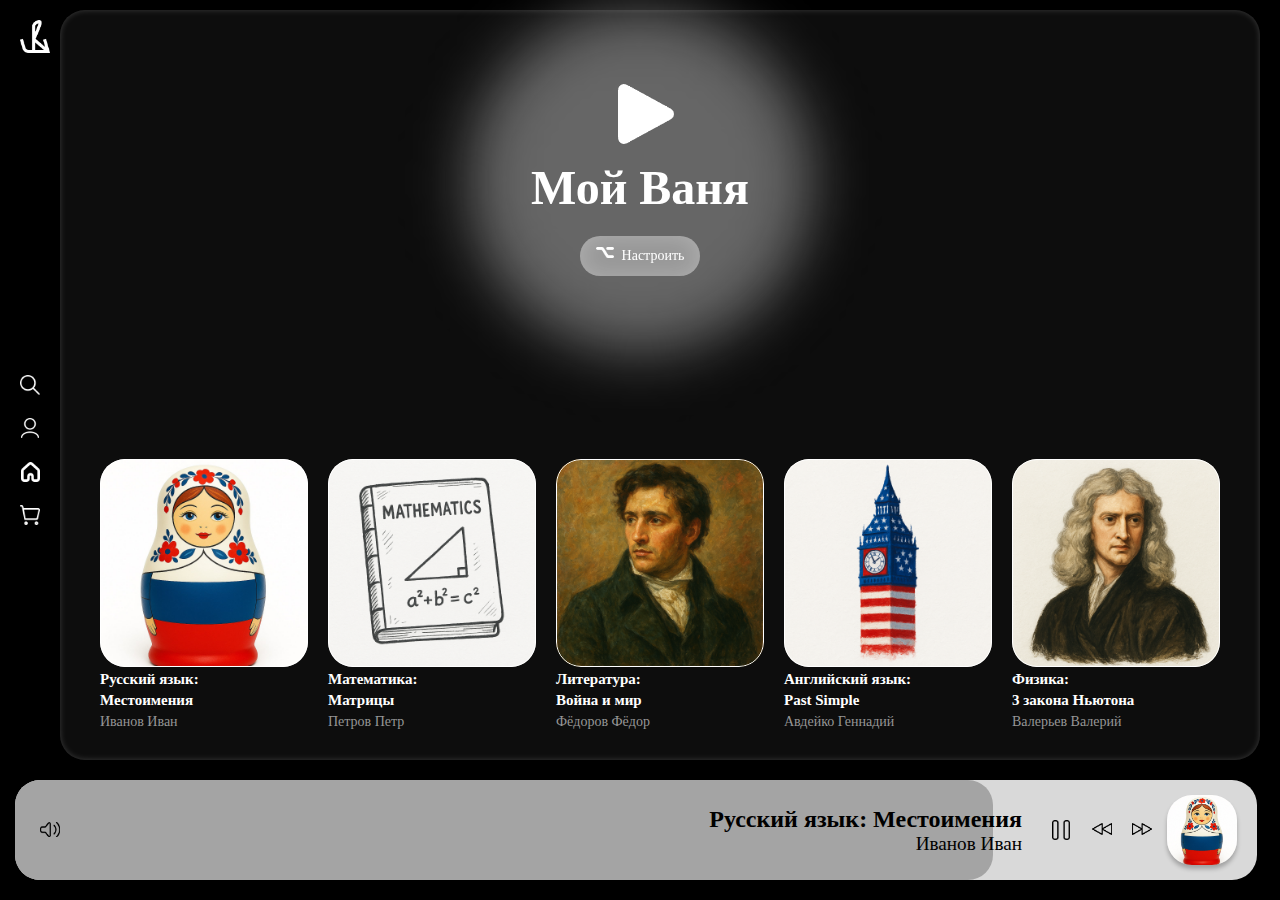
<file: index.html>
<!DOCTYPE html>
<html lang="RU">
<head>
  <meta charset="UTF-8">
  <meta name="viewport" content="width=device-width, initial-scale=1.0">
  <title>RadioШкола</title>
  <link rel="stylesheet" href="style.css">
</head>
<body>
<div>
  <div id="0_1" class="canvas-0_1">
    <div id="3_2" class="frame-3_2">
      <div id="6_119" class="rectangle-6_119"></div>
      <div id="6_120" class="vector-6_120"></div>
      <div id="6_51" class="group-6_51">
        <div id="6_48" class="group-6_48">
          <div id="6_22" class="rectangle-6_22"></div>
          <div id="6_42" class="rectangle-6_42"></div>
        </div>
        <div id="6_49" class="group-6_49">
          <div id="6_30" class="vector-6_30"></div>
          <div id="6_34" class="vector-6_34"></div>
          <button id="6_37" class="vector-6_37">
            
          </button>
          <span id="6_44" class="text-6_44">
            <span id="6_44_1" class="span-6_44_1">Русский язык: Местоимения</span>
            <span id="6_44_2" class="span-6_44_2">Иванов Иван</span>
          </span>
          <div id="6_46" class="vector-6_46"></div>
          <div id="6_89" class="rectangle-6_89"></div>
        </div>
      </div>
      <div id="9_6" class="group-9_6">
        <div id="6_77" class="group-6_77">
          <div id="6_87" class="rectangle-6_87">
            <div class="center-stroke-6_87"></div>
          </div>
          <span id="6_74" class="text-6_74">
            <span id="6_74_1" class="span-6_74_1">Русский язык:</span>
            <span id="6_74_1" class="span-6_74_1">Местоимения</span>
            <span id="6_74_2" class="span-6_74_2">Иванов Иван</span>
          </span>
        </div>
        <div id="6_94" class="group-6_94">
          <div id="6_103" class="rectangle-6_103">
            <div class="center-stroke-6_103"></div>
          </div>
          <span id="6_95" class="text-6_95">
            <span id="6_95_1" class="span-6_95_1">Математика:</span>
            <span id="6_95_3" class="span-6_95_3">Матрицы</span>
            <span id="6_95_4" class="span-6_95_4">Петров Петр</span>
          </span>
        </div>
        <div id="6_105" class="group-6_105">
          <div id="6_107" class="rectangle-6_107">
            <div class="center-stroke-6_107"></div>
          </div>
          <span id="6_106" class="text-6_106">
            <span id="6_106_1" class="span-6_106_1">Литература:</span>
            <span id="6_106_3" class="span-6_106_3">Война и мир</span>
            <span id="6_106_4" class="span-6_106_4">Фёдоров Фёдор</span>
          </span>
        </div>
        <div id="6_108" class="group-6_108">
          <div id="6_110" class="rectangle-6_110">
            <div class="center-stroke-6_110"></div>
          </div>
          <span id="6_109" class="text-6_109">
            <span id="6_109_1" class="span-6_109_1">Английский язык:</span>
            <span id="6_109_1" class="span-6_109_1">Past Simple</span>
            <span id="6_109_2" class="span-6_109_2">Авдейко Геннадий</span>
          </span>
        </div>
        <div id="6_112" class="group-6_112">
          <div id="6_114" class="rectangle-6_114">
            <div class="center-stroke-6_114"></div>
          </div>
          <span id="6_113" class="text-6_113">
            <span id="6_113_1" class="span-6_113_1">Физика:</span>
            <span id="6_113_3" class="span-6_113_3">3 закона Ньютона</span>
            <span id="6_113_4" class="span-6_113_4">Валерьев Валерий</span>
          </span>
        </div>
      </div>
      <div id="9_7" class="group-9_7">
        <div id="6_128" class="vector-6_128"></div>
        <div id="6_122" class="vector-6_122"></div>
        <div id="6_125" class="vector-6_125"></div>
        <div id="9_4" class="vector-9_4"></div>
      </div>
      <div id="9_8" class="group-9_8">
        <div id="6_158" class="vector-6_158"></div>
        <div id="6_138" class="vector-6_138"></div>
        <span id="6_140" class="text-6_140">Мой Ваня</span>
        <div id="6_159" class="rectangle-6_159">
          <div id="6_162" class="vector-6_162"></div>
          <span id="6_160" class="text-6_160">Настроить</span>
        </div>
      </div>
    </div>
  </div>
</div>
<script src="main.js">
</script>
</body>
</file>
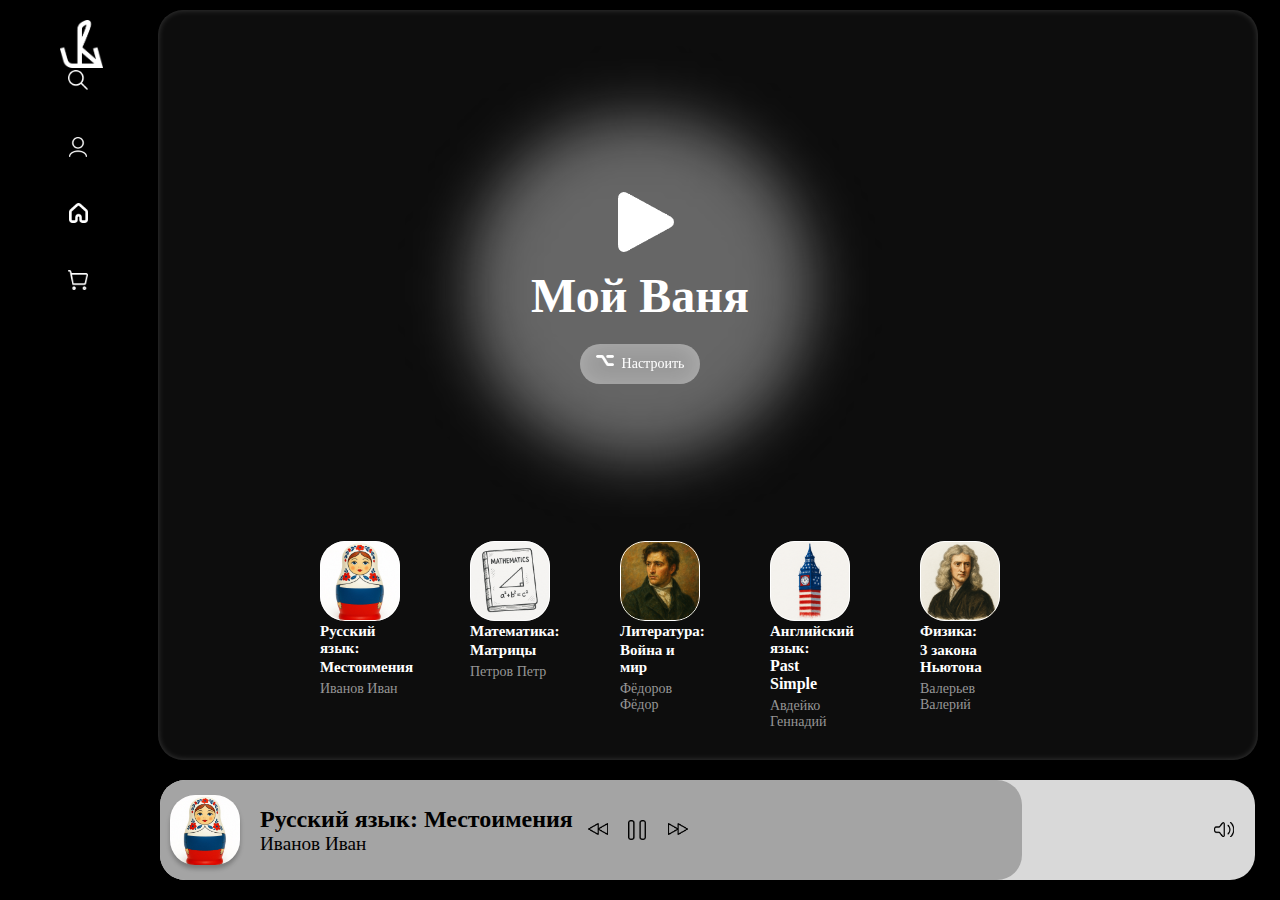
<file: home page/index.html>
<!DOCTYPE html>
<html lang="RU">
<head>
  <meta charset="UTF-8">
  <meta name="viewport" content="width=device-width, initial-scale=1.0">
  <title>RadioШкола</title>
  <link rel="stylesheet" href="style.css">
</head>
<body>
<div>
  <div id="0_1" class="canvas-0_1">
    <div id="3_2" class="frame-3_2">
      <div id="6_119" class="rectangle-6_119"></div>
      <div id="6_120" class="vector-6_120"></div>
      <div id="6_51" class="group-6_51">
        <div id="6_48" class="group-6_48">
          <div id="6_22" class="rectangle-6_22"></div>
          <div id="6_42" class="rectangle-6_42"></div>
        </div>
        <div id="6_49" class="group-6_49">
          <div id="6_89" class="rectangle-6_89"></div>
          <span id="6_44" class="text-6_44">
            <span id="6_44_1" class="span-6_44_1">Русский язык: Местоимения</span>
            <span id="6_44_2" class="span-6_44_2">Иванов Иван</span>
          </span>
          <div id="6_34" class="vector-6_34"></div>
          <button id="6_37" class="vector-6_37"></button>
          <div id="6_30" class="vector-6_30"></div>
          <div id="6_46" class="vector-6_46"></div>
        
        </div>
      </div>
      <div id="9_6" class="group-9_6">
        <div id="6_77" class="group-6_77">
          <div id="6_87" class="rectangle-6_87">
            <div class="center-stroke-6_87"></div>
          </div>
          <span id="6_74" class="text-6_74">
            <span id="6_74_1" class="span-6_74_1">Русский язык:</span>
            <span id="6_74_1" class="span-6_74_1">Местоимения</span>
            <span id="6_74_2" class="span-6_74_2">Иванов Иван</span>
          </span>
        </div>
        <div id="6_94" class="group-6_94">
          <div id="6_103" class="rectangle-6_103">
            <div class="center-stroke-6_103"></div>
          </div>
          <span id="6_95" class="text-6_95">
            <span id="6_95_1" class="span-6_95_1">Математика:</span>
            <span id="6_95_3" class="span-6_95_3">Матрицы</span>
            <span id="6_95_4" class="span-6_95_4">Петров Петр</span>
          </span>
        </div>
        <div id="6_105" class="group-6_105">
          <div id="6_107" class="rectangle-6_107">
            <div class="center-stroke-6_107"></div>
          </div>
          <span id="6_106" class="text-6_106">
            <span id="6_106_1" class="span-6_106_1">Литература:</span>
            <span id="6_106_3" class="span-6_106_3">Война и мир</span>
            <span id="6_106_4" class="span-6_106_4">Фёдоров Фёдор</span>
          </span>
        </div>
        <div id="6_108" class="group-6_108">
          <div id="6_110" class="rectangle-6_110">
            <div class="center-stroke-6_110"></div>
          </div>
          <span id="6_109" class="text-6_109">
            <span id="6_109_1" class="span-6_109_1">Английский язык:</span>
            <span >Past Simple</span>
            <span id="6_109_2" class="span-6_109_2">Авдейко Геннадий</span>
          </span>
        </div>
        <div id="6_112" class="group-6_112">
          <div id="6_114" class="rectangle-6_114">
            <div class="center-stroke-6_114"></div>
          </div>
          <span id="6_113" class="text-6_113">
            <span id="6_113_1" class="span-6_113_1">Физика:</span>
            <span id="6_113_3" class="span-6_113_3">3 закона Ньютона</span>
            <span id="6_113_4" class="span-6_113_4">Валерьев Валерий</span>
          </span>
        </div>
      </div>
      <div id="9_7" class="group-9_7">
        <div id="6_128" class="vector-6_128"></div>
        <div id="6_122" class="vector-6_122"></div>
        <div id="6_125" class="vector-6_125"></div>
        <div id="9_4" class="vector-9_4"></div>
      </div>
      <div id="9_8" class="group-9_8">
        <div id="6_158" class="vector-6_158"></div>
        <div id="6_138" class="vector-6_138"></div>
        <span id="6_140" class="text-6_140">Мой Ваня</span>  
        <div id="6_159" class="rectangle-6_159">
          <div id="6_162" class="vector-6_162"></div>
          <span id="6_160" class="text-6_160">Настроить</span>
        </div>
      </div>
    </div>
  </div>
</div>
<script src="main.js">
</script>
</body>
</file>
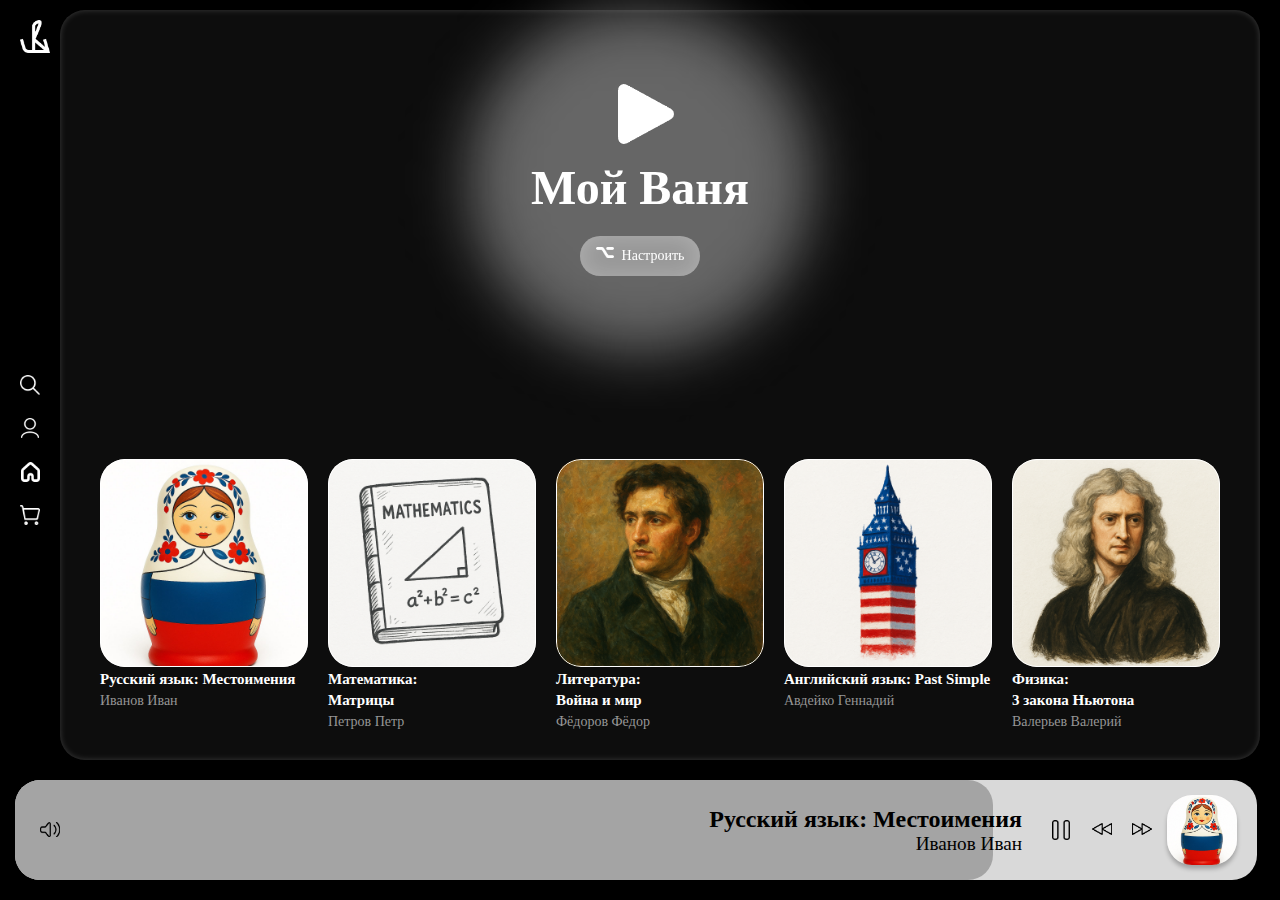
<file: html/index.html>
<!DOCTYPE html>
<html lang="RU">
<head>
  <meta charset="UTF-8">
  <meta name="viewport" content="width=device-width, initial-scale=1.0">
  <title>RadioШкола</title>
  <link rel="stylesheet" href="style.css">
</head>
<body>
<div>
  <div id="0_1" class="canvas-0_1">
    <div id="3_2" class="frame-3_2">
      <div id="6_119" class="rectangle-6_119"></div>
      <div id="6_120" class="vector-6_120"></div>
      <div id="6_51" class="group-6_51">
        <div id="6_48" class="group-6_48">
          <div id="6_22" class="rectangle-6_22"></div>
          <div id="6_42" class="rectangle-6_42"></div>
        </div>
        <div id="6_49" class="group-6_49">
          <div id="6_30" class="vector-6_30"></div>
          <div id="6_34" class="vector-6_34"></div>
          <button id="6_37" class="vector-6_37">
            
          </button>
          <span id="6_44" class="text-6_44">
            <span id="6_44_1" class="span-6_44_1">Русский язык: Местоимения</span>
            <span id="6_44_2" class="span-6_44_2">Иванов Иван</span>
          </span>
          <div id="6_46" class="vector-6_46"></div>
          <div id="6_89" class="rectangle-6_89"></div>
        </div>
      </div>
      <div id="9_6" class="group-9_6">
        <div id="6_77" class="group-6_77">
          <div id="6_87" class="rectangle-6_87">
            <div class="center-stroke-6_87"></div>
          </div>
          <span id="6_74" class="text-6_74">
            <span id="6_74_1" class="span-6_74_1">Русский язык: Местоимения</span>
            <span id="6_74_2" class="span-6_74_2">Иванов Иван</span>
          </span>
        </div>
        <div id="6_94" class="group-6_94">
          <div id="6_103" class="rectangle-6_103">
            <div class="center-stroke-6_103"></div>
          </div>
          <span id="6_95" class="text-6_95">
            <span id="6_95_1" class="span-6_95_1">Математика:</span>
            <span id="6_95_3" class="span-6_95_3">Матрицы</span>
            <span id="6_95_4" class="span-6_95_4">Петров Петр</span>
          </span>
        </div>
        <div id="6_105" class="group-6_105">
          <div id="6_107" class="rectangle-6_107">
            <div class="center-stroke-6_107"></div>
          </div>
          <span id="6_106" class="text-6_106">
            <span id="6_106_1" class="span-6_106_1">Литература:</span>
            <span id="6_106_3" class="span-6_106_3">Война и мир</span>
            <span id="6_106_4" class="span-6_106_4">Фёдоров Фёдор</span>
          </span>
        </div>
        <div id="6_108" class="group-6_108">
          <div id="6_110" class="rectangle-6_110">
            <div class="center-stroke-6_110"></div>
          </div>
          <span id="6_109" class="text-6_109">
            <span id="6_109_1" class="span-6_109_1">Английский язык: Past Simple</span>
            <span id="6_109_2" class="span-6_109_2">Авдейко Геннадий</span>
          </span>
        </div>
        <div id="6_112" class="group-6_112">
          <div id="6_114" class="rectangle-6_114">
            <div class="center-stroke-6_114"></div>
          </div>
          <span id="6_113" class="text-6_113">
            <span id="6_113_1" class="span-6_113_1">Физика:</span>
            <span id="6_113_3" class="span-6_113_3">3 закона Ньютона</span>
            <span id="6_113_4" class="span-6_113_4">Валерьев Валерий</span>
          </span>
        </div>
      </div>
      <div id="9_7" class="group-9_7">
        <div id="6_128" class="vector-6_128"></div>
        <div id="6_122" class="vector-6_122"></div>
        <div id="6_125" class="vector-6_125"></div>
        <div id="9_4" class="vector-9_4"></div>
      </div>
      <div id="9_8" class="group-9_8">
        <div id="6_158" class="vector-6_158"></div>
        <div id="6_138" class="vector-6_138"></div>
        <span id="6_140" class="text-6_140">Мой Ваня</span>
        <div id="6_159" class="rectangle-6_159">
          <div id="6_162" class="vector-6_162"></div>
          <span id="6_160" class="text-6_160">Настроить</span>
        </div>
      </div>
    </div>
  </div>
</div>
<script src="main.js">
</script>
</body>
</file>
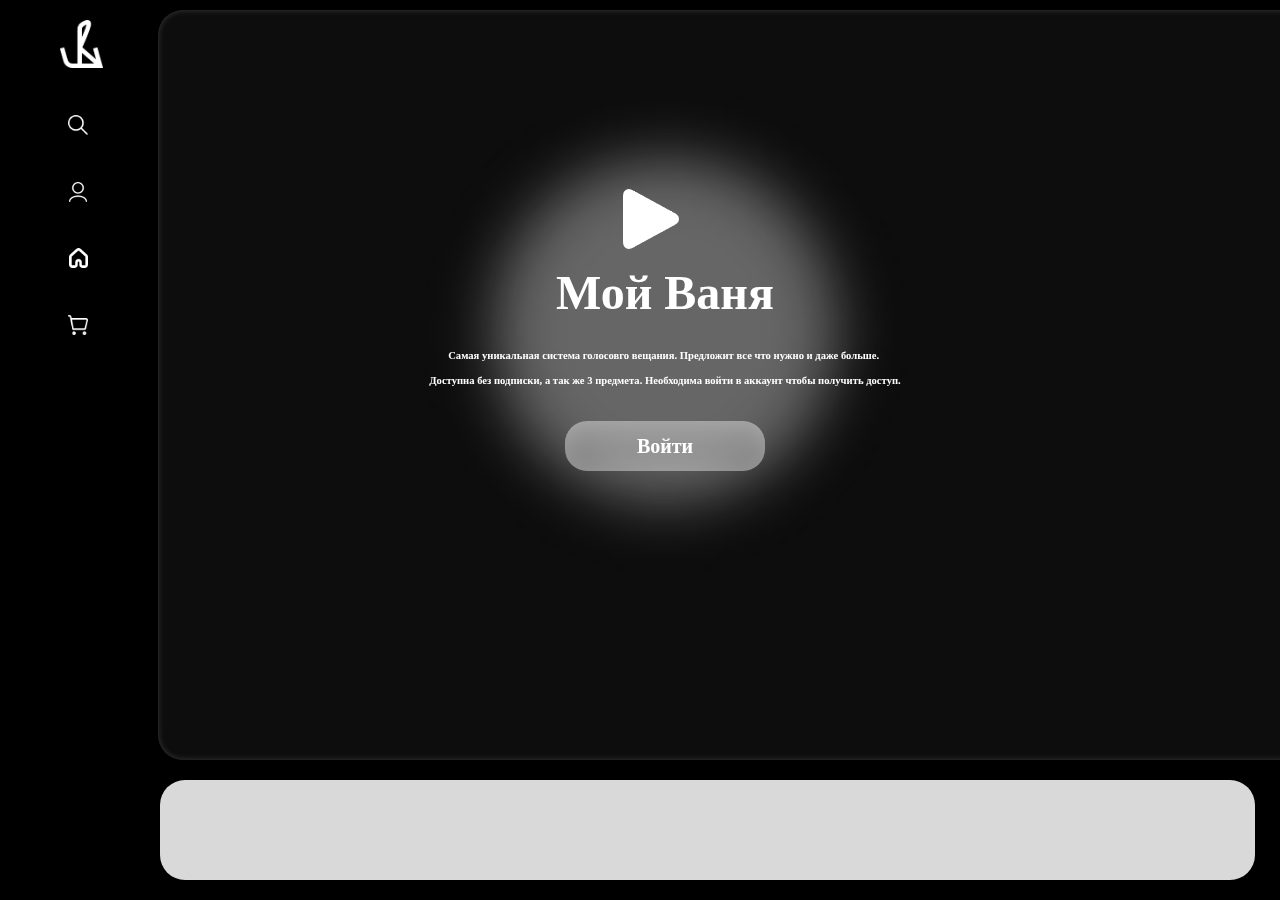
<file: html1/index.html>
<!DOCTYPE html>
<html lang="RU">
<head>
  <meta charset="UTF-8">
  <meta name="viewport" content="width=device-width, initial-scale=1.0">
  <title>RadioШкола</title>
  <link rel="stylesheet" href="style.css">
</head>
<body>
<div>
  <div id="0_1" class="canvas-0_1">
    <div id="3_2" class="frame-3_2">
      <div id="6_119" class="rectangle-6_119"></div>
      <div id="6_120" class="vector-6_120"></div>
      <div id="6_51" class="group-6_51">
        <div id="6_48" class="group-6_48">
          <div id="6_22" class="rectangle-6_22"></div>
        </div>
      </div>
        </div>
      </div>
      <div id="9_7" class="group-9_7">
        <div id="6_128" class="vector-6_128"></div>
        <div id="6_122" class="vector-6_122"></div>
        <div id="6_125" class="vector-6_125"></div>
        <div id="9_4" class="vector-9_4"></div>
      </div>
      <div id="9_8" class="group-9_8">
        <div id="6_158" class="vector-6_158"></div>
        <div id="6_138" class="vector-6_138"></div>
        <span id="6_140" class="text-6_140">Мой Ваня</span>
        <div id="6_159" class="rectangle-6_159">
          <span id="6_161" class="text-6_161">Самая уникальная система голосовго вещания. Предложит все что нужно и даже больше. </span>
          <span id="6_162" class="text-6_162">Доступна без подписки, а так же 3 предмета. Необходима войти в аккаунт чтобы получить доступ.</span>
          <span id="6_160" class="text-6_160">Войти</span>
        </div>
      </div>
    </div>
  </div>
</div>
<script src="main.js">
</script>
</body>
</file>
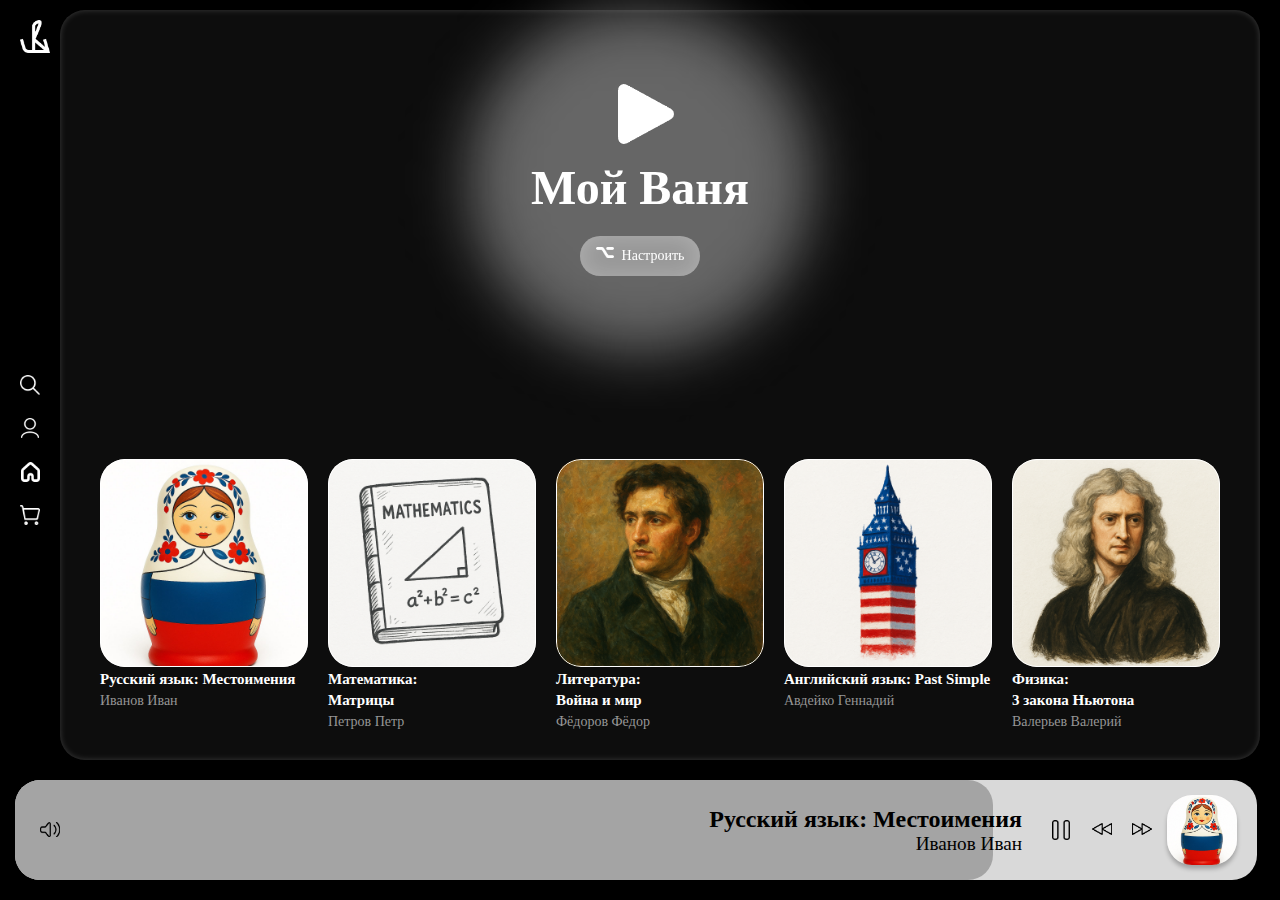
<file: html/html/index.html>
<!DOCTYPE html>
<html lang="RU">
<head>
  <meta charset="UTF-8">
  <meta name="viewport" content="width=device-width, initial-scale=1.0">
  <title>RadioШкола</title>
  <link rel="stylesheet" href="style.css">
</head>
<body>
<div>
  <div id="0_1" class="canvas-0_1">
    <div id="3_2" class="frame-3_2">
      <div id="6_119" class="rectangle-6_119"></div>
      <div id="6_120" class="vector-6_120"></div>
      <div id="6_51" class="group-6_51">
        <div id="6_48" class="group-6_48">
          <div id="6_22" class="rectangle-6_22"></div>
          <div id="6_42" class="rectangle-6_42"></div>
        </div>
        <div id="6_49" class="group-6_49">
          <div id="6_30" class="vector-6_30"></div>
          <div id="6_34" class="vector-6_34"></div>
          <div id="6_37" class="vector-6_37"></div>
          <span id="6_44" class="text-6_44">
            <span id="6_44_1" class="span-6_44_1">Русский язык: Местоимения</span>
            <span id="6_44_2" class="span-6_44_2">Иванов Иван</span>
          </span>
          <div id="6_46" class="vector-6_46"></div>
          <div id="6_89" class="rectangle-6_89"></div>
        </div>
      </div>
      <div id="9_6" class="group-9_6">
        <div id="6_77" class="group-6_77">
          <div id="6_87" class="rectangle-6_87">
            <div class="center-stroke-6_87"></div>
          </div>
          <span id="6_74" class="text-6_74">
            <span id="6_74_1" class="span-6_74_1">Русский язык: Местоимения</span>
            <span id="6_74_2" class="span-6_74_2">Иванов Иван</span>
          </span>
        </div>
        <div id="6_94" class="group-6_94">
          <div id="6_103" class="rectangle-6_103">
            <div class="center-stroke-6_103"></div>
          </div>
          <span id="6_95" class="text-6_95">
            <span id="6_95_1" class="span-6_95_1">Математика:</span>
            <span id="6_95_3" class="span-6_95_3">Матрицы</span>
            <span id="6_95_4" class="span-6_95_4">Петров Петр</span>
          </span>
        </div>
        <div id="6_105" class="group-6_105">
          <div id="6_107" class="rectangle-6_107">
            <div class="center-stroke-6_107"></div>
          </div>
          <span id="6_106" class="text-6_106">
            <span id="6_106_1" class="span-6_106_1">Литература:</span>
            <span id="6_106_3" class="span-6_106_3">Война и мир</span>
            <span id="6_106_4" class="span-6_106_4">Фёдоров Фёдор</span>
          </span>
        </div>
        <div id="6_108" class="group-6_108">
          <div id="6_110" class="rectangle-6_110">
            <div class="center-stroke-6_110"></div>
          </div>
          <span id="6_109" class="text-6_109">
            <span id="6_109_1" class="span-6_109_1">Английский язык: Past Simple</span>
            <span id="6_109_2" class="span-6_109_2">Авдейко Геннадий</span>
          </span>
        </div>
        <div id="6_112" class="group-6_112">
          <div id="6_114" class="rectangle-6_114">
            <div class="center-stroke-6_114"></div>
          </div>
          <span id="6_113" class="text-6_113">
            <span id="6_113_1" class="span-6_113_1">Физика:</span>
            <span id="6_113_3" class="span-6_113_3">3 закона Ньютона</span>
            <span id="6_113_4" class="span-6_113_4">Валерьев Валерий</span>
          </span>
        </div>
      </div>
      <div id="9_7" class="group-9_7">
        <div id="6_128" class="vector-6_128"></div>
        <div id="6_122" class="vector-6_122"></div>
        <div id="6_125" class="vector-6_125"></div>
        <div id="9_4" class="vector-9_4"></div>
      </div>
      <div id="9_8" class="group-9_8">
        <div id="6_158" class="vector-6_158"></div>
        <div id="6_138" class="vector-6_138"></div>
        <span id="6_140" class="text-6_140">Мой Ваня</span>
        <div id="6_159" class="rectangle-6_159">
          <div id="6_162" class="vector-6_162"></div>
          <span id="6_160" class="text-6_160">Настроить</span>
        </div>
      </div>
    </div>
  </div>
</div>
</file>
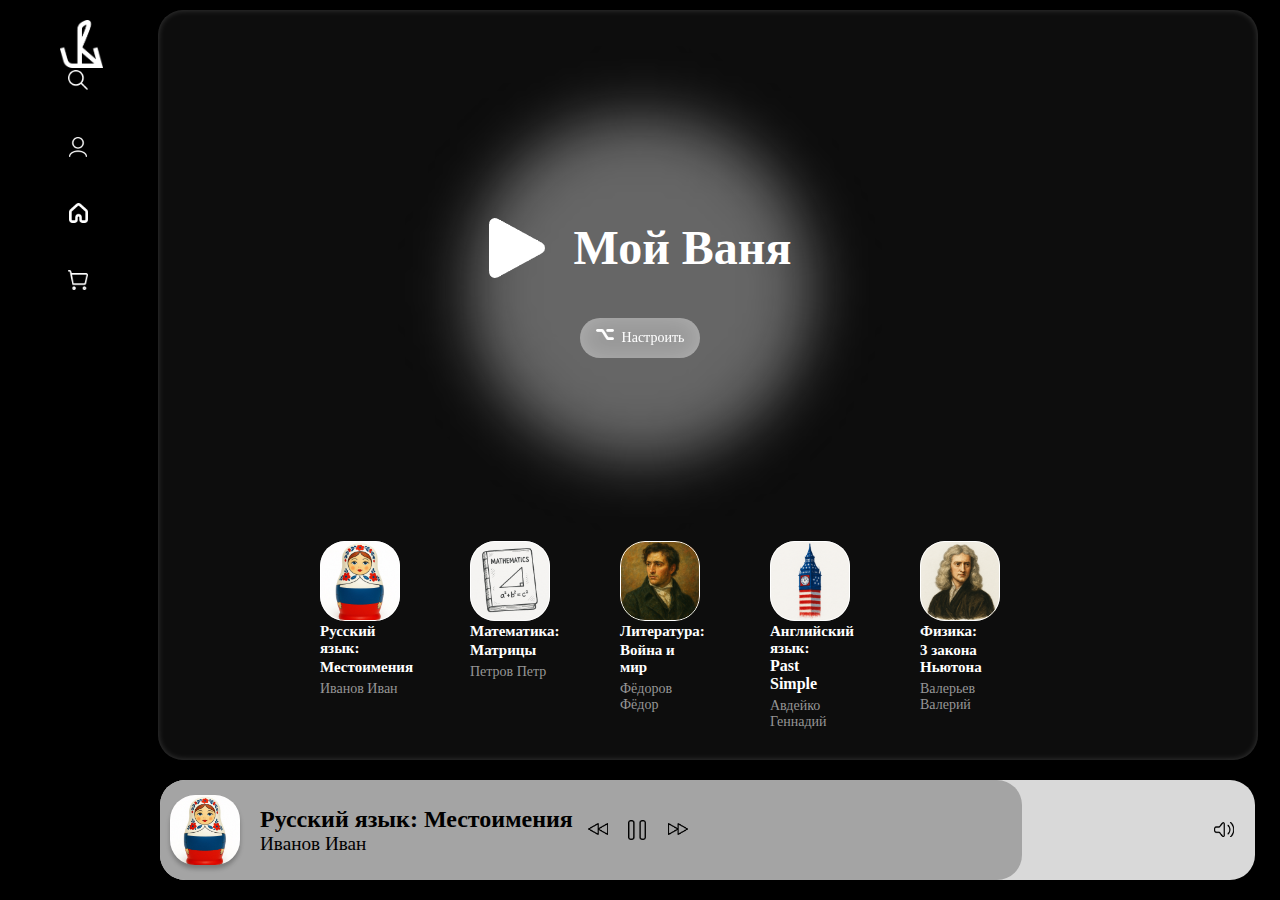
<file: radioschool/home page/index.html>
<!DOCTYPE html>
<html lang="RU">
<head>
  <meta charset="UTF-8">
  <meta name="viewport" content="width=device-width, initial-scale=1.0">
  <title>RadioШкола</title>
  <link rel="stylesheet" href="style.css">
</head>
<body>
<div>
  <div id="0_1" class="canvas-0_1">
    <div id="3_2" class="frame-3_2">
      <div id="6_119" class="rectangle-6_119"></div>
      <div id="6_120" class="vector-6_120"></div>
      <div id="6_51" class="group-6_51">
        <div id="6_48" class="group-6_48">
          <div id="6_22" class="rectangle-6_22"></div>
          <div id="6_42" class="rectangle-6_42"></div>
        </div>
        <div id="6_49" class="group-6_49">
          <div id="6_89" class="rectangle-6_89"></div>
          <span id="6_44" class="text-6_44">
            <span id="6_44_1" class="span-6_44_1">Русский язык: Местоимения</span>
            <span id="6_44_2" class="span-6_44_2">Иванов Иван</span>
          </span>
          <div id="6_34" class="vector-6_34"></div>
          <button id="6_37" class="vector-6_37"></button>
          <div id="6_30" class="vector-6_30"></div>
          <div id="6_46" class="vector-6_46"></div>
        
        </div>
      </div>
      <div id="9_6" class="group-9_6">
        <div id="6_77" class="group-6_77">
          <div id="6_87" class="rectangle-6_87">
            <div class="center-stroke-6_87"></div>
          </div>
          <span id="6_74" class="text-6_74">
            <span id="6_74_1" class="span-6_74_1">Русский язык:</span>
            <span id="6_74_1" class="span-6_74_1">Местоимения</span>
            <span id="6_74_2" class="span-6_74_2">Иванов Иван</span>
          </span>
        </div>
        <div id="6_94" class="group-6_94">
          <div id="6_103" class="rectangle-6_103">
            <div class="center-stroke-6_103"></div>
          </div>
          <span id="6_95" class="text-6_95">
            <span id="6_95_1" class="span-6_95_1">Математика:</span>
            <span id="6_95_3" class="span-6_95_3">Матрицы</span>
            <span id="6_95_4" class="span-6_95_4">Петров Петр</span>
          </span>
        </div>
        <div id="6_105" class="group-6_105">
          <div id="6_107" class="rectangle-6_107">
            <div class="center-stroke-6_107"></div>
          </div>
          <span id="6_106" class="text-6_106">
            <span id="6_106_1" class="span-6_106_1">Литература:</span>
            <span id="6_106_3" class="span-6_106_3">Война и мир</span>
            <span id="6_106_4" class="span-6_106_4">Фёдоров Фёдор</span>
          </span>
        </div>
        <div id="6_108" class="group-6_108">
          <div id="6_110" class="rectangle-6_110">
            <div class="center-stroke-6_110"></div>
          </div>
          <span id="6_109" class="text-6_109">
            <span id="6_109_1" class="span-6_109_1">Английский язык:</span>
            <span >Past Simple</span>
            <span id="6_109_2" class="span-6_109_2">Авдейко Геннадий</span>
          </span>
        </div>
        <div id="6_112" class="group-6_112">
          <div id="6_114" class="rectangle-6_114">
            <div class="center-stroke-6_114"></div>
          </div>
          <span id="6_113" class="text-6_113">
            <span id="6_113_1" class="span-6_113_1">Физика:</span>
            <span id="6_113_3" class="span-6_113_3">3 закона Ньютона</span>
            <span id="6_113_4" class="span-6_113_4">Валерьев Валерий</span>
          </span>
        </div>
      </div>
      <div id="9_7" class="group-9_7">
        <div id="6_128" class="vector-6_128"></div>
        <div id="6_122" class="vector-6_122"></div>
        <div id="6_125" class="vector-6_125"></div>
        <div id="9_4" class="vector-9_4"></div>
      </div>
      <div id="9_8" class="group-9_8">
        <div id="6_158" class="vector-6_158"></div>
      <div class="vanja-container">
        <div id="6_138" class="vector-6_138"></div>
        <span id="6_140" class="text-6_140">Мой Ваня</span>  
      </div>
        <div id="6_159" class="rectangle-6_159">
          <div id="6_162" class="vector-6_162"></div>
          <span id="6_160" class="text-6_160">Настроить</span>
        </div>
        </div>
        </div>
      </div>
    </div>
  </div>
</div>
<script src="main.js">
</script>
</body>
</file>
<file: style.css>
* {
  box-sizing: border-box;
}

html, body {
  width: 100%;
  height: 100%;
  margin: 0;
  padding: 0;
  overflow: hidden;
}

.canvas-0_1 {
  width: 100vw;
  height: 100vh;
  position: fixed;
  top: 0;
  left: 0;
  display: flex;
  justify-content: center;
  align-items: center;
  background-color: #000;
  padding: 0;
}

.frame-3_2 {
  width: 100vw;
  height: 100vh;
  position: relative;
  background-color: rgba(0, 0, 0, 1);
}

.rectangle-6_119 {
  width: calc(100vw - 70px); /* уменьшаем ширину */
  height: calc(100vh - 154px);
  position: absolute;
  left: 60px; /* отодвигаем правее */
  top: 10px;
  border-radius: 25px;
  box-shadow: 0px 0px 7.1px -1px rgba(255, 255, 255, 0.25) inset;
  background-color: rgba(13, 13, 13, 1);
}

.vector-6_120 {
  width: 30px;
  height: 35px;
  background-image: url(./image/Vector_6_120.png);
  background-size: contain;
  background-repeat: no-repeat;
  position: absolute;
  left: 20px;
  top: 20px;
  z-index: 10;
}

.group-6_51 {
  width: calc(100vw - 40px);
  height: 100px;
  position: absolute;
  left: 20px;
  bottom: 20px;
}

.group-6_48 {
  width: 100%;
  height: 100%;
  position: absolute;
  left: 0;
  top: 0;
}

.rectangle-6_22 {
  width: 100%;
  height: 100%;
  position: absolute;
  left: 0;
  top: 0;
  border-radius: 25px;
  background-color: rgba(217, 217, 217, 1);
}

.rectangle-6_42 {
  width: 78.75%;
  height: 100%;
  position: absolute;
  left: 0;
  top: 0;
  border-radius: 25px;
  background-color: rgba(164, 164, 164, 1);
}

.group-6_49 {
  width: calc(100% - 20px);
  height: 70px;
  position: absolute;
  left: 10px;
  top: 15px;
  display: flex;
  align-items: center;
  flex-direction: row-reverse;
}
.vector-6_37 {
  width: 20px;
  height: 20px;
  background-image: url(./image/Vector_6_37.png);
  background-size: contain;
  background-repeat: no-repeat;
  margin: 0 10px;

  /* убираем стандартные стили кнопки */
  border: none;
  background-color: transparent;
  cursor: pointer;
  padding: 0;
  outline: none;
}
.vector-6_37:focus {
  outline: none; /* убираем подсветку при фокусе */
}
.vector-6_30, .vector-6_34, .vector-6_46 {
  width: 20px;
  height: 20px;
  background-size: contain;
  background-repeat: no-repeat;
  margin: 0 10px;
}

.vector-6_30 {
  background-image: url(./image/Vector_6_30.png);
  margin-top: 6px;
  margin-right: 15px;
}

.vector-6_34 {
  background-image: url(./image/Vector_6_34.png);
  margin-top: 6px;
}

.vector-6_37 {
  background-image: url(./image/Vector_6_37.png);
}

.vector-6_46 {
  background-image: url(./image/Vector_6_46.png);
  margin-right: auto;
  margin-left: 15px;
  margin-top: 4px;
}

.text-6_44 {
  font-family: Verdana;
  font-weight: 700;
  color: rgba(0, 0, 0, 1);
  margin-right: 20px;
  margin-left: auto;
  flex-grow: 1;
  text-align: right;
}

.span-6_44_1 {
  font-size: clamp(14px, 2vw, 24px);
  font-weight: 700;
  display: block;
}

.span-6_44_2 {
  font-size: clamp(12px, 1.5vw, 20px);
  font-weight: 400;
  display: block;
}

.rectangle-6_89 {
  width: 70px;
  height: 70px;
  border-radius: 25px;
  box-shadow: 0px 4px 4px 0px rgba(0, 0, 0, 0.25);
  background-size: cover;
  background-position: center;
  background-repeat: no-repeat;
  background-image: url(./image/e6081924c9e88ca445ab91dbaf0321cd3160b15b.png);
  order: -1;
  margin-right: 10px;
}

.group-9_6 {
  width: calc(100vw - 100px);
  position: absolute;
  left: 50px;
  bottom: 150px;
  display: flex;
  justify-content: space-between;
  flex-wrap: wrap;
  gap: 20px;
}

.group-6_77, .group-6_94, .group-6_105, .group-6_108, .group-6_112 {
  width: calc(20% - 16px);
  min-width: 150px;
  position: relative;
  margin-bottom: 20px;
}

.text-6_74, .text-6_95, .text-6_106, .text-6_109, .text-6_113 {
  font-family: Verdana;
  font-weight: 700;
  color: rgba(255, 255, 255, 1);
  margin-top: 10px;
}

.span-6_74_1, .span-6_95_1, .span-6_106_1, .span-6_109_1, .span-6_113_1,
.span-6_95_2, .span-6_95_3, .span-6_106_2, .span-6_106_3, .span-6_113_2, .span-6_113_3 {
  font-size: clamp(12px, 1.5vw, 15px);
  font-weight: 700;
  color: rgba(255, 255, 255, 1);
  display: block;
  margin-top: 2%;
}

.span-6_74_2, .span-6_95_4, .span-6_106_4, .span-6_109_2, .span-6_113_4 {
  font-size: clamp(11px, 1.3vw, 14px);
  font-weight: 400;
  color: rgba(150, 150, 150, 1);
  display: block;
  margin-top: 5px;
}

.rectangle-6_87, .rectangle-6_103, .rectangle-6_107, .rectangle-6_110, .rectangle-6_114 {
  width: 100%;
  aspect-ratio: 1/1;
  border-radius: 25px;
  overflow: hidden;
  background-size: cover;
  background-position: center;
  background-repeat: no-repeat;
  position: relative;
}

.rectangle-6_87 {
  background-image: url(./image/e6081924c9e88ca445ab91dbaf0321cd3160b15b.png);
}

.rectangle-6_103 {
  background-image: url(./image/619fd913abb9569c6171fdea67f1666fc6f2d85f.png);
}

.rectangle-6_107 {
  background-image: url(./image/0025b79be6bfb232dfd310b2ab95c2f70ebdd49d.png);
}

.rectangle-6_110 {
  background-image: url(./image/4deb41b726de6f00fddddd2b332aae06e433a2dc.png);
}

.rectangle-6_114 {
  background-image: url(./image/443d0dc94c795f0176b5ae17578b8a8553139a6a.png);
}

.center-stroke-6_87, .center-stroke-6_103, .center-stroke-6_107, 
.center-stroke-6_110, .center-stroke-6_114 {
  position: absolute;
  inset: 0;
  border-radius: 25px;
  border: 1px solid rgba(255, 255, 255, 1);
  pointer-events: none;
  box-sizing: border-box;
}

.vector-6_131, .vector-6_133 {
  display: none;
}

.group-9_7 {
  width: 20px;
  height: 150px;
  position: absolute;
  left: 20px;
  top: 50%;
  transform: translateY(-50%);
  display: flex;
  flex-direction: column;
  justify-content: space-between;
}

.vector-6_125, .vector-6_128, .vector-6_122, .vector-9_4 {
  width: 100%;
  height: 20px;
  background-size: contain;
  background-repeat: no-repeat;
  background-position: center;
}

.vector-6_125 {
  background-image: url(./image/Vector_6_125.png);
}

.vector-6_128 {
  background-image: url(./image/Vector_6_128.png);
}

.vector-6_122 {
  background-image: url(./image/Vector_6_122.png);
}

.vector-9_4 {
  background-image: url(./image/Vector_9_4.png);
}

/* ВАНЬКА - АДАПТИВНЫЙ */
.group-9_8 {
  width: min(400px, 50%);
  aspect-ratio: 1/1;
  position: absolute;
  left: 50%;
  top: 25%;
  transform: translate(-50%, -50%);
  display: flex;
  flex-direction: column;
  align-items: center;
  justify-content: center;
}

.vanja-container {
  display: flex;
  align-items: center;
  justify-content: center;
  margin-bottom: 20px;
  order: 1;
  width: 100%;
}

.vector-6_138 {
  width: clamp(40px, 8vw, 60px);
  height: clamp(40px, 8vw, 60px);
  background-image: url(./image/Vector_6_138.png);
  background-size: contain;
  background-repeat: no-repeat;
  margin-right: clamp(15px, 3vw, 25px);
  order: 1;
  flex-shrink: 0;
  margin-left: 40px;
  margin-bottom: 15px;
}

.text-6_140 {
  font-size: clamp(20px, 5vw, 48px);
  font-family: Verdana;
  font-weight: 700;
  color: rgba(255, 255, 255, 1);
  text-align: center;
  order: 2;
  line-height: 1.2;
  word-break: break-word;
}

.vector-6_158 {
  width: 100%;
  height: 100%;
  background-image: url(./image/Ellipse_6_158.png);
  background-size: contain;
  background-repeat: no-repeat;
  background-position: center;
  position: absolute;
  z-index: -1;
}

.rectangle-6_159 {
  width: clamp(80px, 20vw, 120px);
  height: clamp(25px, 6vw, 40px);
  border-radius: 22px;
  box-shadow: 0px 0px 24.1px 0px rgba(255, 255, 255, 0.25) inset;
  filter: blur(0.5px);
  background-color: rgba(255, 255, 255, 0.32);
  display: flex;
  align-items: center;
  justify-content: center;
  order: 2;
  margin-top: clamp(10px, 3vw, 20px);
}

.vector-6_162 {
  width: clamp(12px, 3vw, 18px);
  height: clamp(12px, 3vw, 18px);
  background-image: url(./image/Vector_6_162.png);
  background-size: contain;
  background-repeat: no-repeat;
  margin-right: clamp(5px, 1vw, 8px);
}

.text-6_160 {
  font-size: clamp(10px, 2.5vw, 14px);
  font-family: Verdana;
  font-weight: 400;
  color: rgba(255, 255, 255, 1);
}

/* Десктоп - фуллскрин */
@media (min-width: 1025px) {
  .canvas-0_1 {
    padding: 0;
  }
  
  .frame-3_2 {
    width: 100vw;
    height: 100vh;
    max-width: none;
    aspect-ratio: unset;
  }
  
  .rectangle-6_119 {
    width: calc(100vw - 80px);
    height: calc(100vh - 150px);
  }
  
  .group-6_51 {
    width: calc(100vw - 40px);
  }
  
  .group-9_6 {
    width: calc(100vw - 100px);
  }
  
  .group-9_8 {
    top: 20%;
    width: min(500px, 45%);
  }
  
  .vanja-container {
    flex-direction: row;
  }
}

/* Большие планшеты и маленькие десктопы */
@media (max-width: 1200px) {
  .group-9_8 {
    top: 22%;
    width: min(450px, 50%);
  }
}

/* Планшеты */
@media (max-width: 1024px) {
  .group-9_6 {
    width: calc(100% - 80px);
    left: 40px;
    bottom: 140px;
  }
  
  .group-6_77, .group-6_94, .group-6_105, .group-6_108, .group-6_112 {
    width: calc(33.333% - 15px);
    min-width: 140px;
  }
  
  .group-9_8 {
    width: 60%;
    top: 25%;
  }
  
  .vanja-container {
    flex-direction: row;
  }
}

/* Средние планшеты */
@media (max-width: 900px) {
  .group-9_8 {
    width: 70%;
    top: 28%;
  }
  
  .text-6_140 {
    font-size: clamp(18px, 4vw, 32px);
  }
}

/* Маленькие планшеты и большие телефоны */
@media (max-width: 768px) {
  .canvas-0_1 {
    padding: 15px;
  }
  
  .frame-3_2 {
    aspect-ratio: unset;
    min-height: 100vh;
  }
  
  .rectangle-6_119 {
    width: calc(100% - 30px);
    height: calc(100% - 130px);
    left: 15px;
    top: 15px;
  }
  
  .group-9_6 {
    width: calc(100% - 60px);
    left: 30px;
    bottom: 130px;
    justify-content: center;
    gap: 15px;
  }
  
  .group-6_77, .group-6_94, .group-6_105, .group-6_108, .group-6_112 {
    width: calc(50% - 10px);
    min-width: 140px;
  }
  
  .group-9_7 {
    display: none;
  }
  
  .group-9_8 {
    width: 80%;
    top: 30%;
  }
  
  .rectangle-6_159 {
    width: clamp(70px, 25vw, 100px);
    height: clamp(22px, 7vw, 35px);
  }
  
.group-6_51 {
  width: 100%; /* или нужная ширина */
  height: 100px;
  position: absolute;
  left: 60px; /* ставим тот же левый край, что и у rectangle-6_119 */
  bottom: 20px;
  box-sizing: border-box;
}

  
  .group-6_49 {
    height: 60px;
    top: 10px;
  }
  
  .rectangle-6_89 {
    margin-left: 1000px;
    width: 60px;
    height: 60px;
  }
  
  .vanja-container {
    flex-direction: row;
  }
}

/* Телефоны */
@media (max-width: 600px) {
  .group-9_8 {
    width: 85%;
    top: 32%;
  }
  
  .vanja-container {
    flex-direction: row;
    margin-bottom: 15px;
  }
  
  .vector-6_138 {
    width: clamp(35px, 10vw, 50px);
    height: clamp(35px, 10vw, 50px);
    margin-right: clamp(10px, 3vw, 20px);
  }
  
  .text-6_140 {
    font-size: clamp(16px, 5vw, 24px);
  }
}

/* Маленькие телефоны */
@media (max-width: 480px) {
  .canvas-0_1 {
    padding: 10px;
  }
  
  .rectangle-6_119 {
    width: calc(100% - 20px);
    height: calc(100% - 120px);
    left: 10px;
    top: 10px;
  }
  
  .group-9_6 {
    width: calc(100% - 40px);
    left: 20px;
    bottom: 120px;
    gap: 10px;
  }
  
  .group-6_77, .group-6_94, .group-6_105, .group-6_108, .group-6_112 {
    width: 100%;
    max-width: 200px;
  }
  
  .group-9_8 {
    width: 90%;
    top: 35%;
    aspect-ratio: 1/0.8; /* Меньшая высота на телефонах */
  }
  
  .group-6_49 {
    flex-wrap: wrap;
    height: auto;
    padding: 10px 0;
    flex-direction: row-reverse;
  }
  
  .text-6_44 {
    order: 1;
    width: 100%;
    margin-top: 10px;
    text-align: center;
    margin-right: 0;
    margin-left: 0;
  }
  
  .vector-6_46 {
    margin-right: 10px;
  }
  
  .vanja-container {
    flex-direction: row;
  }
  
  .text-6_140 {
    font-size: clamp(14px, 6vw, 20px);
  }
  
  .rectangle-6_159 {
    margin-top: 10px;
  }
}

/* Очень маленькие телефоны */
@media (max-width: 360px) {
  .group-9_8 {
    width: 95%;
    top: 38%;
    aspect-ratio: 1/0.7;
  }
  
  .vanja-container {
    flex-direction: row;
    margin-bottom: 10px;
  }
  
  .vector-6_138 {
    width: 30px;
    height: 30px;
    margin-right: 8px;
  }
  
  .text-6_140 {
    font-size: clamp(12px, 7vw, 18px);
  }
  
  .rectangle-6_159 {
    width: 70px;
    height: 25px;
    margin-top: 8px;
  }
  
  .text-6_160 {
    font-size: 10px;
  }
}

/* Ландшафтная ориентация */
@media (max-height: 600px) and (orientation: landscape) {
  .group-9_8 {
    top: 40%;
    width: 60%;
    aspect-ratio: 1/0.6;
  }
  
  .vanja-container {
    margin-bottom: 10px;
  }
  
  .vector-6_138 {
    width: 20px;
    height: 30px;
    margin-right: 10px;
  }
  
  .text-6_140 {
    font-size: clamp(14px, 4vw, 20px);
  }
  
  .rectangle-6_159 {
    width: 80px;
    height: 25px;
    margin-top: 8px;
  }
}

/* Очень маленькая высота */
@media (max-height: 400px) {
  .group-9_8 {
    top: 45%;
    width: 50%;
    aspect-ratio: 1/0.5;
  }
  
  .vanja-container {
    margin-bottom: 5px;
  }
  
  .text-6_140 {
    font-size: 14px;
  }
  
  .rectangle-6_159 {
    width: 70px;
    height: 22px;
    margin-top: 5px;
  }
}
.group-6_51 {
  left: 15px; 
  width: calc(100vw - 38px);
}

.group-9_6 {
  left: 100px; 
  width: calc(100vw - 160px);
}
</file>
<file: home page/style.css>
* {
  box-sizing: border-box;
}

html, body {
  width: 100%;
  height: 100%;
  margin: 0;
  padding: 0;
  overflow: hidden;
}

.canvas-0_1 {
  width: 100vw;
  height: 100vh;
  position: fixed;
  top: 0;
  left: 0;
  display: flex;
  justify-content: center;
  align-items: center;
  background-color: #000;
  padding: 0;
}

.frame-3_2 {
  width: 100vw;
  height: 100vh;
  position: relative;
  background-color: rgba(0, 0, 0, 1);
}

.rectangle-6_119 {
  width: calc(100vw - 180px); /* уменьшаем ширину */
  height: calc(100vh - 154px);
  position: absolute;
  left: 158px; /* отодвигаем правее */
  top: 10px;
  border-radius: 25px;
  box-shadow: 0px 0px 7.1px -1px rgba(255, 255, 255, 0.25) inset;
  background-color: rgba(13, 13, 13, 1);
}

.vector-6_120 {
  width: 43px;
  height: 49px;
  background-image: url(./image/Vector_6_120.png);
  background-size: contain;
  background-repeat: no-repeat;
  position: absolute;
  left: 60px;
  top: 20px;
  z-index: 10;
}

.group-6_51 {
  width: calc(100vw - 40px);
  height: 100px;
  position: absolute;
  left: 20px;
  bottom: 20px;
  right: 500px;
}

.group-6_48 {
  width: 100%;
  height: 100%;
  position: absolute;
  left: 0;
  top: 0;
}

.rectangle-6_22 {
  width: 100%;
  height: 100%;
  position: absolute;
  left: 0;
  top: 0;
  border-radius: 25px;
  background-color: rgba(217, 217, 217, 1);
}

.rectangle-6_42 {
  width: 78.75%;
  height: 100%;
  position: absolute;
  left: 0;
  top: 0;
  border-radius: 25px;
  background-color: rgba(164, 164, 164, 1);
}

.group-6_49 {
  width: calc(100% - 20px);
  height: 70px;
  position: absolute;
  left: 10px;
  top: 15px;
  display: flex;
  align-items: center;
  
}
.vector-6_37 {
  width: 20px;
  height: 20px;
  background-image: url(./image/Vector_6_37.png);
  background-size: contain;
  background-repeat: no-repeat;
  margin: 0 10px;

  /* убираем стандартные стили кнопки */
  border: none;
  background-color: transparent;
  cursor: pointer;
  padding: 0;
  outline: none;
}
.vector-6_37:focus {
  outline: none; /* убираем подсветку при фокусе */
}
.vector-6_30, .vector-6_34, .vector-6_46 {
  width: 20px;
  height: 20px;
  background-size: contain;
  background-repeat: no-repeat;
  margin: 0 10px;
}

.vector-6_30 {
  background-image: url(./image/Vector_6_30.png);
  margin-top: 6px;
  margin-right: 48%;
}

.vector-6_34 {
  background-image: url(./image/Vector_6_34.png);
  margin-top: 6px;
  margin-left: 0%;
}

.vector-6_37 {
  background-image: url(./image/Vector_6_37.png);
}

.vector-6_46 {
  background-image: url(./image/Vector_6_46.png);
  margin-right: auto;
  margin-right: 1%;
  margin-top: 4px;
}

.text-6_44 {
  font-family: Verdana;
  font-weight: 700;
  color: rgba(0, 0, 0, 1);
  margin-right: px;
  margin-left: auto;
  flex-grow: 1;
  text-align: left;
  margin-left: 20px;
}

.span-6_44_1 {
  font-size: clamp(14px, 2vw, 24px);
  font-weight: 700;
  display: block;
}

.span-6_44_2 {
  font-size: clamp(12px, 1.5vw, 20px);
  font-weight: 400;
  display: block;
}

.rectangle-6_89 {
  width: 70px;
  height: 70px;
  border-radius: 25px;
  box-shadow: 0px 4px 4px 0px rgba(0, 0, 0, 0.25);
  background-size: cover;
  margin-bottom: 0px;
  background-image: url(./image/e6081924c9e88ca445ab91dbaf0321cd3160b15b.png);
}

.group-9_6 {
  width: calc(100vw - 100px);
  position: absolute;
  left: 50px;
  bottom: 150px;
  display: flex;
  justify-content: center;
  flex-wrap: wrap;
  gap: 70px;
}

.group-6_77, .group-6_94, .group-6_105, .group-6_108, .group-6_112 {
  width: calc(20% - 50px); 
  min-width: 150px;
  position: relative;
  margin-bottom: 20px;
}

.text-6_74, .text-6_95, .text-6_106, .text-6_109, .text-6_113 {
  font-family: Verdana;
  font-weight: 700;
  color: rgba(255, 255, 255, 1);
  margin-top: 10px;
}

.span-6_74_1, .span-6_95_1, .span-6_106_1, .span-6_109_1, .span-6_113_1,
.span-6_95_2, .span-6_95_3, .span-6_106_2, .span-6_106_3, .span-6_113_2, .span-6_113_3 {
  font-size: clamp(12px, 1.5vw, 15px);
  font-weight: 700;
  color: rgba(255, 255, 255, 1);
  display: block;
  margin-top: 2%;
}

.span-6_74_2, .span-6_95_4, .span-6_106_4, .span-6_109_2, .span-6_113_4 {
  font-size: clamp(11px, 1.3vw, 14px);
  font-weight: 400;
  color: rgba(150, 150, 150, 1);
  display: block;
  margin-top: 5px;
}

.rectangle-6_87, .rectangle-6_103, .rectangle-6_107, .rectangle-6_110, .rectangle-6_114 {
  width: 100%;
  aspect-ratio: 1/1;
  border-radius: 25px;
  overflow: hidden;
  background-size: cover;
  background-position: center;
  background-repeat: no-repeat;
  position: relative;
}

.rectangle-6_87 {
  background-image: url(./image/e6081924c9e88ca445ab91dbaf0321cd3160b15b.png);
}

.rectangle-6_103 {
  background-image: url(./image/619fd913abb9569c6171fdea67f1666fc6f2d85f.png);
}

.rectangle-6_107 {
  background-image: url(./image/0025b79be6bfb232dfd310b2ab95c2f70ebdd49d.png);
}

.rectangle-6_110 {
  background-image: url(./image/4deb41b726de6f00fddddd2b332aae06e433a2dc.png);
}

.rectangle-6_114 {
  background-image: url(./image/443d0dc94c795f0176b5ae17578b8a8553139a6a.png);
}

.center-stroke-6_87, .center-stroke-6_103, .center-stroke-6_107, 
.center-stroke-6_110, .center-stroke-6_114 {
  position: absolute;
  inset: 0;
  border-radius: 25px;
  border: 1px solid rgba(255, 255, 255, 1);
  pointer-events: none;
  box-sizing: border-box;
}

.vector-6_131, .vector-6_133 {
  display: none;
}

.group-9_7 {
  width: 20px;
  height: 220px;
  position: absolute;
  left: 68px;
  top: 20%;
  transform: translateY(-50%);
  display: flex;
  flex-direction: column;
  justify-content: space-between;
}

.vector-6_125, .vector-6_128, .vector-6_122, .vector-9_4 {
  width: 100%;
  height: 20px;
  background-size: contain;
  background-repeat: no-repeat;
  background-position: center;
}

.vector-6_125 {
  background-image: url(./image/Vector_6_125.png);
}

.vector-6_128 {
  background-image: url(./image/Vector_6_128.png);
}

.vector-6_122 {
  background-image: url(./image/Vector_6_122.png);
}

.vector-9_4 {
  background-image: url(./image/Vector_9_4.png);
}

/* ВАНЬКА - АДАПТИВНЫЙ */
.group-9_8 {
  width: min(400px, 50%);
  aspect-ratio: 1/1;
  position: absolute;
  left: 50%;
  top: 25%;
  transform: translate(-50%, -50%);
  display: flex;
  flex-direction: column;
  align-items: center;
  justify-content: center;
}

.vanja-container {
  display: flex;
  align-items: center;
  justify-content: center;
  margin-bottom: 20px;
  order: 1;
  width: 100%;
}

.vector-6_138 {
  width: clamp(40px, 8vw, 60px);
  height: clamp(40px, 8vw, 60px);
  background-image: url(./image/Vector_6_138.png);
  background-size: contain;
  background-repeat: no-repeat;
  margin-right: clamp(15px, 3vw, 25px);
  order: 1;
  flex-shrink: 0;
  margin-left: 40px;
  margin-bottom: 15px;
}

.text-6_140 {
  font-size: clamp(20px, 5vw, 48px);
  font-family: Verdana;
  font-weight: 700;
  color: rgba(255, 255, 255, 1);
  text-align: center;
  order: 2;
  line-height: 1.2;
  word-break: break-word;
}

.vector-6_158 {
  width: 100%;
  height: 100%;
  background-image: url(./image/Ellipse_6_158.png);
  background-size: contain;
  background-repeat: no-repeat;
  background-position: center;
  position: absolute;
  z-index: -1;
}

.rectangle-6_159 {
  width: clamp(80px, 20vw, 120px);
  height: clamp(25px, 6vw, 40px);
  border-radius: 22px;
  box-shadow: 0px 0px 24.1px 0px rgba(255, 255, 255, 0.25) inset;
  filter: blur(0.5px);
  background-color: rgba(255, 255, 255, 0.32);
  display: flex;
  align-items: center;
  justify-content: center;
  order: 2;
  margin-top: clamp(10px, 3vw, 20px);
}

.vector-6_162 {
  width: clamp(12px, 3vw, 18px);
  height: clamp(12px, 3vw, 18px);
  background-image: url(./image/Vector_6_162.png);
  background-size: contain;
  background-repeat: no-repeat;
  margin-right: clamp(5px, 1vw, 8px);
}

.text-6_160 {
  font-size: clamp(10px, 2.5vw, 14px);
  font-family: Verdana;
  font-weight: 400;
  color: rgba(255, 255, 255, 1);
}

/* Десктоп - фуллскрин */
@media (min-width: 1025px) {
  .canvas-0_1 {
    padding: 0;
  }
  
  .frame-3_2 {
    width: 100vw;
    height: 100vh;
    max-width: none;
    aspect-ratio: unset;
  }
  
  .rectangle-6_119 {
    width: calc(100vw - 180px);
    height: calc(100vh - 150px);
  }
  
  .group-6_51 {
    width: calc(100vw - 50px);
  }
  
  .group-9_6 {
    width: calc(100vw - 100px);
  }
  
  .group-9_8 {
    top: 32%;
    width: min(500px, 45%);
  }
  
  .vanja-container {
    flex-direction: row;
  }
  .group-6_77, .group-6_94, .group-6_105, .group-6_108, .group-6_112 {
    width: calc(33.333% - 520px);
    min-width: 80px;
  }
}


/* Большие планшеты и маленькие десктопы */
@media (max-width: 1200px) {
  .group-9_8 {
    top: 22%;
    width: min(450px, 50%);
  }
}

/* Планшеты */
@media (max-width: 1024px) {
  .group-9_6 {
    width: calc(100% - 80px);
    left: 40px;
    bottom: 140px;
  }
  
  .group-6_77, .group-6_94, .group-6_105, .group-6_108, .group-6_112 {
    width: calc(33.333% - 550px);
    min-width: 140px;
  }
  
  .group-9_8 {
    width: 60%;
    top: 25%;
  }
  
  .vanja-container {
    flex-direction: row;
  }
}

/* Средние планшеты */
@media (max-width: 900px) {
  .group-9_8 {
    width: 70%;
    top: 28%;
  }
  
  .text-6_140 {
    font-size: clamp(18px, 4vw, 32px);
  }
}

/* Маленькие планшеты и большие телефоны */
@media (max-width: 768px) {
  .canvas-0_1 {
    padding: 15px;
  }
  
  .frame-3_2 {
    aspect-ratio: unset;
    min-height: 100vh;
  }
  
  .rectangle-6_119 {
    width: calc(100% - 30px);
    height: calc(100% - 130px);
    left: 15px;
    top: 15px;
  }
  
  .group-9_6 {
    width: calc(100% - 60px);
    left: 30px;
    bottom: 130px;
    justify-content: center;
    gap: 15px;
  }
  
  .group-6_77, .group-6_94, .group-6_105, .group-6_108, .group-6_112 {
    width: calc(50% - 150px);
    min-width: 140px;
  }
  
  .group-9_7 {
    display: none;
  }
  
  .group-9_8 {
    width: 80%;
    top: 30%;
  }
  
  .rectangle-6_159 {
    width: clamp(70px, 25vw, 100px);
    height: clamp(22px, 7vw, 35px);
  }
  
  .group-6_51 {
  width: calc(100vw - 48px);
  height: 100px;
  left: 160px; 
  position: absolute;
  bottom: 20px;
  box-sizing: border-box;
}

  
  .group-6_49 {
    height: 60px;
    top: 10px;
  }
  
  .rectangle-6_89 {
    margin-left: 1000px;
    width: 60px;
    height: 60px;
  }
  
  .vanja-container {
    flex-direction: row;
  }
}

/* Телефоны */
@media (max-width: 600px) {
  .group-9_8 {
    width: 85%;
    top: 32%;
  }
  
  .vanja-container {
    flex-direction: row;
    margin-bottom: 15px;
  }
  
  .vector-6_138 {
    width: clamp(35px, 10vw, 50px);
    height: clamp(35px, 10vw, 50px);
    margin-right: clamp(10px, 3vw, 20px);
  }
  
  .text-6_140 {
    font-size: clamp(16px, 5vw, 24px);
  }
}

/* Маленькие телефоны */
@media (max-width: 480px) {
  .canvas-0_1 {
    padding: 10px;
  }
  
  .rectangle-6_119 {
    width: calc(100% - 20px);
    height: calc(100% - 120px);
    left: 10px;
    top: 10px;
  }
  
  .group-9_6 {
    width: calc(100% - 40px);
    left: 20px;
    bottom: 120px;
    gap: 10px;
  }
  
  .group-6_77, .group-6_94, .group-6_105, .group-6_108, .group-6_112 {
    width: 100%;
    max-width: 200px;
  }
  
  .group-9_8 {
    width: 90%;
    top: 35%;
    aspect-ratio: 1/0.8; /* Меньшая высота на телефонах */
  }
  
  .group-6_49 {
    flex-wrap: wrap;
    height: auto;
    padding: 10px 0;
    flex-direction: row-reverse;
  }
  
  .text-6_44 {
    order: 1;
    width: 100%;
    margin-top: 10px;
    text-align: center;
    margin-right: 0;
    margin-left: 0;
  }
  
  .vector-6_46 {
    margin-right: 10px;
  }
  
  .vanja-container {
    flex-direction: row;
  }
  
  .text-6_140 {
    font-size: clamp(14px, 6vw, 20px);
  }
  
  .rectangle-6_159 {
    margin-top: 10px;
  }
}

/* Очень маленькие телефоны */
@media (max-width: 360px) {
  .group-9_8 {
    width: 95%;
    top: 38%;
    aspect-ratio: 1/0.7;
  }
  
  .vanja-container {
    flex-direction: row;
    margin-bottom: 10px;
  }
  
  .vector-6_138 {
    width: 30px;
    height: 30px;
    margin-right: 8px;
  }
  
  .text-6_140 {
    font-size: clamp(12px, 7vw, 18px);
  }
  
  .rectangle-6_159 {
    width: 70px;
    height: 25px;
    margin-top: 8px;
  }
  
  .text-6_160 {
    font-size: 10px;
  }
}

/* Ландшафтная ориентация */
@media (max-height: 600px) and (orientation: landscape) {
  .group-9_8 {
    top: 40%;
    width: 60%;
    aspect-ratio: 1/0.6;
  }
  
  .vanja-container {
    margin-bottom: 10px;
  }
  
  .vector-6_138 {
    width: 20px;
    height: 30px;
    margin-right: 10px;
  }
  
  .text-6_140 {
    font-size: clamp(14px, 4vw, 20px);
  }
  
  .rectangle-6_159 {
    width: 80px;
    height: 25px;
    margin-top: 8px;
  }
}

/* Очень маленькая высота */
@media (max-height: 400px) {
  .group-9_8 {
    top: 45%;
    width: 50%;
    aspect-ratio: 1/0.5;
  }
  
  .vanja-container {
    margin-bottom: 5px;
  }
  
  .text-6_140 {
    font-size: 14px;
  }
  
  .rectangle-6_159 {
    width: 70px;
    height: 22px;
    margin-top: 5px;
  }
}
.group-6_51 {
  left: 160px; 
  width: calc(100vw - 185px);
}

.group-9_6 {
  left: 100px; 
  width: calc(100vw - 160px);
}
</file>
<file: html/style.css>
* {
  box-sizing: border-box;
}

html, body {
  width: 100%;
  height: 100%;
  margin: 0;
  padding: 0;
  overflow: hidden;
}

.canvas-0_1 {
  width: 100vw;
  height: 100vh;
  position: fixed;
  top: 0;
  left: 0;
  display: flex;
  justify-content: center;
  align-items: center;
  background-color: #000;
  padding: 0;
}

.frame-3_2 {
  width: 100vw;
  height: 100vh;
  position: relative;
  background-color: rgba(0, 0, 0, 1);
}

.rectangle-6_119 {
  width: calc(100vw - 70px); /* уменьшаем ширину */
  height: calc(100vh - 154px);
  position: absolute;
  left: 60px; /* отодвигаем правее */
  top: 10px;
  border-radius: 25px;
  box-shadow: 0px 0px 7.1px -1px rgba(255, 255, 255, 0.25) inset;
  background-color: rgba(13, 13, 13, 1);
}

.vector-6_120 {
  width: 30px;
  height: 35px;
  background-image: url(./image/Vector_6_120.png);
  background-size: contain;
  background-repeat: no-repeat;
  position: absolute;
  left: 20px;
  top: 20px;
  z-index: 10;
}

.group-6_51 {
  width: calc(100vw - 40px);
  height: 100px;
  position: absolute;
  left: 20px;
  bottom: 20px;
}

.group-6_48 {
  width: 100%;
  height: 100%;
  position: absolute;
  left: 0;
  top: 0;
}

.rectangle-6_22 {
  width: 100%;
  height: 100%;
  position: absolute;
  left: 0;
  top: 0;
  border-radius: 25px;
  background-color: rgba(217, 217, 217, 1);
}

.rectangle-6_42 {
  width: 78.75%;
  height: 100%;
  position: absolute;
  left: 0;
  top: 0;
  border-radius: 25px;
  background-color: rgba(164, 164, 164, 1);
}

.group-6_49 {
  width: calc(100% - 20px);
  height: 70px;
  position: absolute;
  left: 10px;
  top: 15px;
  display: flex;
  align-items: center;
  flex-direction: row-reverse;
}
.vector-6_37 {
  width: 20px;
  height: 20px;
  background-image: url(./image/Vector_6_37.png);
  background-size: contain;
  background-repeat: no-repeat;
  margin: 0 10px;

  /* убираем стандартные стили кнопки */
  border: none;
  background-color: transparent;
  cursor: pointer;
  padding: 0;
  outline: none;
}
.vector-6_37:focus {
  outline: none; /* убираем подсветку при фокусе */
}
.vector-6_30, .vector-6_34, .vector-6_46 {
  width: 20px;
  height: 20px;
  background-size: contain;
  background-repeat: no-repeat;
  margin: 0 10px;
}

.vector-6_30 {
  background-image: url(./image/Vector_6_30.png);
  margin-top: 6px;
  margin-right: 15px;
}

.vector-6_34 {
  background-image: url(./image/Vector_6_34.png);
  margin-top: 6px;
}

.vector-6_37 {
  background-image: url(./image/Vector_6_37.png);
}

.vector-6_46 {
  background-image: url(./image/Vector_6_46.png);
  margin-right: auto;
  margin-left: 15px;
  margin-top: 4px;
}

.text-6_44 {
  font-family: Verdana;
  font-weight: 700;
  color: rgba(0, 0, 0, 1);
  margin-right: 20px;
  margin-left: auto;
  flex-grow: 1;
  text-align: right;
}

.span-6_44_1 {
  font-size: clamp(14px, 2vw, 24px);
  font-weight: 700;
  display: block;
}

.span-6_44_2 {
  font-size: clamp(12px, 1.5vw, 20px);
  font-weight: 400;
  display: block;
}

.rectangle-6_89 {
  width: 70px;
  height: 70px;
  border-radius: 25px;
  box-shadow: 0px 4px 4px 0px rgba(0, 0, 0, 0.25);
  background-size: cover;
  background-position: center;
  background-repeat: no-repeat;
  background-image: url(./image/e6081924c9e88ca445ab91dbaf0321cd3160b15b.png);
  order: -1;
  margin-right: 10px;
}

.group-9_6 {
  width: calc(100vw - 100px);
  position: absolute;
  left: 50px;
  bottom: 150px;
  display: flex;
  justify-content: space-between;
  flex-wrap: wrap;
  gap: 20px;
}

.group-6_77, .group-6_94, .group-6_105, .group-6_108, .group-6_112 {
  width: calc(20% - 16px);
  min-width: 150px;
  position: relative;
  margin-bottom: 20px;
}

.text-6_74, .text-6_95, .text-6_106, .text-6_109, .text-6_113 {
  font-family: Verdana;
  font-weight: 700;
  color: rgba(255, 255, 255, 1);
  margin-top: 10px;
}

.span-6_74_1, .span-6_95_1, .span-6_106_1, .span-6_109_1, .span-6_113_1,
.span-6_95_2, .span-6_95_3, .span-6_106_2, .span-6_106_3, .span-6_113_2, .span-6_113_3 {
  font-size: clamp(12px, 1.5vw, 15px);
  font-weight: 700;
  color: rgba(255, 255, 255, 1);
  display: block;
  margin-top: 2%;
}

.span-6_74_2, .span-6_95_4, .span-6_106_4, .span-6_109_2, .span-6_113_4 {
  font-size: clamp(11px, 1.3vw, 14px);
  font-weight: 400;
  color: rgba(150, 150, 150, 1);
  display: block;
  margin-top: 5px;
}

.rectangle-6_87, .rectangle-6_103, .rectangle-6_107, .rectangle-6_110, .rectangle-6_114 {
  width: 100%;
  aspect-ratio: 1/1;
  border-radius: 25px;
  overflow: hidden;
  background-size: cover;
  background-position: center;
  background-repeat: no-repeat;
  position: relative;
}

.rectangle-6_87 {
  background-image: url(./image/e6081924c9e88ca445ab91dbaf0321cd3160b15b.png);
}

.rectangle-6_103 {
  background-image: url(./image/619fd913abb9569c6171fdea67f1666fc6f2d85f.png);
}

.rectangle-6_107 {
  background-image: url(./image/0025b79be6bfb232dfd310b2ab95c2f70ebdd49d.png);
}

.rectangle-6_110 {
  background-image: url(./image/4deb41b726de6f00fddddd2b332aae06e433a2dc.png);
}

.rectangle-6_114 {
  background-image: url(./image/443d0dc94c795f0176b5ae17578b8a8553139a6a.png);
}

.center-stroke-6_87, .center-stroke-6_103, .center-stroke-6_107, 
.center-stroke-6_110, .center-stroke-6_114 {
  position: absolute;
  inset: 0;
  border-radius: 25px;
  border: 1px solid rgba(255, 255, 255, 1);
  pointer-events: none;
  box-sizing: border-box;
}

.vector-6_131, .vector-6_133 {
  display: none;
}

.group-9_7 {
  width: 20px;
  height: 150px;
  position: absolute;
  left: 20px;
  top: 50%;
  transform: translateY(-50%);
  display: flex;
  flex-direction: column;
  justify-content: space-between;
}

.vector-6_125, .vector-6_128, .vector-6_122, .vector-9_4 {
  width: 100%;
  height: 20px;
  background-size: contain;
  background-repeat: no-repeat;
  background-position: center;
}

.vector-6_125 {
  background-image: url(./image/Vector_6_125.png);
}

.vector-6_128 {
  background-image: url(./image/Vector_6_128.png);
}

.vector-6_122 {
  background-image: url(./image/Vector_6_122.png);
}

.vector-9_4 {
  background-image: url(./image/Vector_9_4.png);
}

/* ВАНЬКА - АДАПТИВНЫЙ */
.group-9_8 {
  width: min(400px, 50%);
  aspect-ratio: 1/1;
  position: absolute;
  left: 50%;
  top: 25%;
  transform: translate(-50%, -50%);
  display: flex;
  flex-direction: column;
  align-items: center;
  justify-content: center;
}

.vanja-container {
  display: flex;
  align-items: center;
  justify-content: center;
  margin-bottom: 20px;
  order: 1;
  width: 100%;
}

.vector-6_138 {
  width: clamp(40px, 8vw, 60px);
  height: clamp(40px, 8vw, 60px);
  background-image: url(./image/Vector_6_138.png);
  background-size: contain;
  background-repeat: no-repeat;
  margin-right: clamp(15px, 3vw, 25px);
  order: 1;
  flex-shrink: 0;
  margin-left: 40px;
  margin-bottom: 15px;
}

.text-6_140 {
  font-size: clamp(20px, 5vw, 48px);
  font-family: Verdana;
  font-weight: 700;
  color: rgba(255, 255, 255, 1);
  text-align: center;
  order: 2;
  line-height: 1.2;
  word-break: break-word;
}

.vector-6_158 {
  width: 100%;
  height: 100%;
  background-image: url(./image/Ellipse_6_158.png);
  background-size: contain;
  background-repeat: no-repeat;
  background-position: center;
  position: absolute;
  z-index: -1;
}

.rectangle-6_159 {
  width: clamp(80px, 20vw, 120px);
  height: clamp(25px, 6vw, 40px);
  border-radius: 22px;
  box-shadow: 0px 0px 24.1px 0px rgba(255, 255, 255, 0.25) inset;
  filter: blur(0.5px);
  background-color: rgba(255, 255, 255, 0.32);
  display: flex;
  align-items: center;
  justify-content: center;
  order: 2;
  margin-top: clamp(10px, 3vw, 20px);
}

.vector-6_162 {
  width: clamp(12px, 3vw, 18px);
  height: clamp(12px, 3vw, 18px);
  background-image: url(./image/Vector_6_162.png);
  background-size: contain;
  background-repeat: no-repeat;
  margin-right: clamp(5px, 1vw, 8px);
}

.text-6_160 {
  font-size: clamp(10px, 2.5vw, 14px);
  font-family: Verdana;
  font-weight: 400;
  color: rgba(255, 255, 255, 1);
}

/* Десктоп - фуллскрин */
@media (min-width: 1025px) {
  .canvas-0_1 {
    padding: 0;
  }
  
  .frame-3_2 {
    width: 100vw;
    height: 100vh;
    max-width: none;
    aspect-ratio: unset;
  }
  
  .rectangle-6_119 {
    width: calc(100vw - 80px);
    height: calc(100vh - 150px);
  }
  
  .group-6_51 {
    width: calc(100vw - 40px);
  }
  
  .group-9_6 {
    width: calc(100vw - 100px);
  }
  
  .group-9_8 {
    top: 20%;
    width: min(500px, 45%);
  }
  
  .vanja-container {
    flex-direction: row;
  }
}

/* Большие планшеты и маленькие десктопы */
@media (max-width: 1200px) {
  .group-9_8 {
    top: 22%;
    width: min(450px, 50%);
  }
}

/* Планшеты */
@media (max-width: 1024px) {
  .group-9_6 {
    width: calc(100% - 80px);
    left: 40px;
    bottom: 140px;
  }
  
  .group-6_77, .group-6_94, .group-6_105, .group-6_108, .group-6_112 {
    width: calc(33.333% - 15px);
    min-width: 140px;
  }
  
  .group-9_8 {
    width: 60%;
    top: 25%;
  }
  
  .vanja-container {
    flex-direction: row;
  }
}

/* Средние планшеты */
@media (max-width: 900px) {
  .group-9_8 {
    width: 70%;
    top: 28%;
  }
  
  .text-6_140 {
    font-size: clamp(18px, 4vw, 32px);
  }
}

/* Маленькие планшеты и большие телефоны */
@media (max-width: 768px) {
  .canvas-0_1 {
    padding: 15px;
  }
  
  .frame-3_2 {
    aspect-ratio: unset;
    min-height: 100vh;
  }
  
  .rectangle-6_119 {
    width: calc(100% - 30px);
    height: calc(100% - 130px);
    left: 15px;
    top: 15px;
  }
  
  .group-9_6 {
    width: calc(100% - 60px);
    left: 30px;
    bottom: 130px;
    justify-content: center;
    gap: 15px;
  }
  
  .group-6_77, .group-6_94, .group-6_105, .group-6_108, .group-6_112 {
    width: calc(50% - 10px);
    min-width: 140px;
  }
  
  .group-9_7 {
    display: none;
  }
  
  .group-9_8 {
    width: 80%;
    top: 30%;
  }
  
  .rectangle-6_159 {
    width: clamp(70px, 25vw, 100px);
    height: clamp(22px, 7vw, 35px);
  }
  
.group-6_51 {
  width: 100%; /* или нужная ширина */
  height: 100px;
  position: absolute;
  left: 60px; /* ставим тот же левый край, что и у rectangle-6_119 */
  bottom: 20px;
  box-sizing: border-box;
}

  
  .group-6_49 {
    height: 60px;
    top: 10px;
  }
  
  .rectangle-6_89 {
    margin-left: 1000px;
    width: 60px;
    height: 60px;
  }
  
  .vanja-container {
    flex-direction: row;
  }
}

/* Телефоны */
@media (max-width: 600px) {
  .group-9_8 {
    width: 85%;
    top: 32%;
  }
  
  .vanja-container {
    flex-direction: row;
    margin-bottom: 15px;
  }
  
  .vector-6_138 {
    width: clamp(35px, 10vw, 50px);
    height: clamp(35px, 10vw, 50px);
    margin-right: clamp(10px, 3vw, 20px);
  }
  
  .text-6_140 {
    font-size: clamp(16px, 5vw, 24px);
  }
}

/* Маленькие телефоны */
@media (max-width: 480px) {
  .canvas-0_1 {
    padding: 10px;
  }
  
  .rectangle-6_119 {
    width: calc(100% - 20px);
    height: calc(100% - 120px);
    left: 10px;
    top: 10px;
  }
  
  .group-9_6 {
    width: calc(100% - 40px);
    left: 20px;
    bottom: 120px;
    gap: 10px;
  }
  
  .group-6_77, .group-6_94, .group-6_105, .group-6_108, .group-6_112 {
    width: 100%;
    max-width: 200px;
  }
  
  .group-9_8 {
    width: 90%;
    top: 35%;
    aspect-ratio: 1/0.8; /* Меньшая высота на телефонах */
  }
  
  .group-6_49 {
    flex-wrap: wrap;
    height: auto;
    padding: 10px 0;
    flex-direction: row-reverse;
  }
  
  .text-6_44 {
    order: 1;
    width: 100%;
    margin-top: 10px;
    text-align: center;
    margin-right: 0;
    margin-left: 0;
  }
  
  .vector-6_46 {
    margin-right: 10px;
  }
  
  .vanja-container {
    flex-direction: row;
  }
  
  .text-6_140 {
    font-size: clamp(14px, 6vw, 20px);
  }
  
  .rectangle-6_159 {
    margin-top: 10px;
  }
}

/* Очень маленькие телефоны */
@media (max-width: 360px) {
  .group-9_8 {
    width: 95%;
    top: 38%;
    aspect-ratio: 1/0.7;
  }
  
  .vanja-container {
    flex-direction: row;
    margin-bottom: 10px;
  }
  
  .vector-6_138 {
    width: 30px;
    height: 30px;
    margin-right: 8px;
  }
  
  .text-6_140 {
    font-size: clamp(12px, 7vw, 18px);
  }
  
  .rectangle-6_159 {
    width: 70px;
    height: 25px;
    margin-top: 8px;
  }
  
  .text-6_160 {
    font-size: 10px;
  }
}

/* Ландшафтная ориентация */
@media (max-height: 600px) and (orientation: landscape) {
  .group-9_8 {
    top: 40%;
    width: 60%;
    aspect-ratio: 1/0.6;
  }
  
  .vanja-container {
    margin-bottom: 10px;
  }
  
  .vector-6_138 {
    width: 20px;
    height: 30px;
    margin-right: 10px;
  }
  
  .text-6_140 {
    font-size: clamp(14px, 4vw, 20px);
  }
  
  .rectangle-6_159 {
    width: 80px;
    height: 25px;
    margin-top: 8px;
  }
}

/* Очень маленькая высота */
@media (max-height: 400px) {
  .group-9_8 {
    top: 45%;
    width: 50%;
    aspect-ratio: 1/0.5;
  }
  
  .vanja-container {
    margin-bottom: 5px;
  }
  
  .text-6_140 {
    font-size: 14px;
  }
  
  .rectangle-6_159 {
    width: 70px;
    height: 22px;
    margin-top: 5px;
  }
}
.group-6_51 {
  left: 15px; 
  width: calc(100vw - 38px);
}

.group-9_6 {
  left: 100px; 
  width: calc(100vw - 160px);
}
</file>
<file: html1/style.css>
* {
  box-sizing: border-box;
}

html, body {
  width: 100%;
  height: 100%;
  margin: 0;
  padding: 0;
  overflow: hidden;
}

.canvas-0_1 {
  width: 100vw;
  height: 100vh;
  position: fixed;
  top: 0;
  left: 0;
  display: flex;
  justify-content: center;
  align-items: center;
  background-color: #000;
  padding: 0;
}

.frame-3_2 {
  width: 100vw;
  height: 100vh;
  position: relative;
  background-color: rgba(0, 0, 0, 1);
}

.rectangle-6_119 {
  width: calc(100vw - 180px); /* уменьшаем ширину */
  height: calc(100vh - 154px);
  position: absolute;
  left: 158px; /* отодвигаем правее */
  top: 10px;
  border-radius: 25px;
  box-shadow: 0px 0px 7.1px -1px rgba(255, 255, 255, 0.25) inset;
  background-color: rgba(13, 13, 13, 1);
}

.vector-6_120 {
  width: 43px;
  height: 49px;
  background-image: url(./image/Vector_6_120.png);
  background-size: contain;
  background-repeat: no-repeat;
  position: absolute;
  left: 60px;
  top: 20px;
  z-index: 10;
  bottom: 20px;
}

.group-6_51 {
  width: calc(100vw - 40px);
  height: 100px;
  position: absolute;
  left: 20px;
  bottom: 20px;
}

.group-6_48 {
  width: 100%;
  height: 100%;
  position: absolute;
  left: 0;
  top: 0;
}

.rectangle-6_22 {
  width: 100%;
  height: 100%;
  position: absolute;
  left: 0;
  top: 0;
  border-radius: 25px;
  background-color: rgba(217, 217, 217, 1);
}

.rectangle-6_42 {
  width: 78.75%;
  height: 100%;
  position: absolute;
  left: 0;
  top: 0;
  border-radius: 25px;
  background-color: rgba(164, 164, 164, 1);
}

.group-6_49 {
  width: calc(100% - 20px);
  height: 70px;
  position: absolute;
  left: 10px;
  top: 15px;
  display: flex;
  align-items: center;
  flex-direction: row-reverse;
}
.vector-6_37 {
  width: 20px;
  height: 20px;
  background-image: url(./image/Vector_6_37.png);
  background-size: contain;
  background-repeat: no-repeat;
  margin: 0 10px;

  /* убираем стандартные стили кнопки */
  border: none;
  background-color: transparent;
  cursor: pointer;
  padding: 0;
  outline: none;
}
.vector-6_37:focus {
  outline: none; /* убираем подсветку при фокусе */
}
.vector-6_30, .vector-6_34, .vector-6_46 {
  width: 20px;
  height: 20px;
  background-size: contain;
  background-repeat: no-repeat;
  margin: 0 10px;
}

.vector-6_30 {
  background-image: url(./image/Vector_6_30.png);
  margin-top: 6px;
  margin-right: 15px;
}

.vector-6_34 {
  background-image: url(./image/Vector_6_34.png);
  margin-top: 6px;
}

.vector-6_37 {
  background-image: url(./image/Vector_6_37.png);
}

.vector-6_46 {
  background-image: url(./image/Vector_6_46.png);
  margin-right: auto;
  margin-left: 15px;
  margin-top: 4px;
}

.text-6_44 {
  font-family: Verdana;
  font-weight: 700;
  color: rgba(0, 0, 0, 1);
  margin-right: 20px;
  margin-left: auto;
  flex-grow: 1;
  text-align: right;
}

.span-6_44_1 {
  font-size: clamp(14px, 2vw, 24px);
  font-weight: 700;
  display: block;
}

.span-6_44_2 {
  font-size: clamp(12px, 1.5vw, 20px);
  font-weight: 400;
  display: block;
}

.rectangle-6_89 {
  width: 70px;
  height: 70px;
  border-radius: 25px;
  box-shadow: 0px 4px 4px 0px rgba(0, 0, 0, 0.25);
  background-size: cover;
  background-position: center;
  background-repeat: no-repeat;
  background-image: url(./image/e6081924c9e88ca445ab91dbaf0321cd3160b15b.png);
  order: -1;
  margin-right: 10px;
}

.group-9_6 {
  width: calc(100vw - 100px);
  position: absolute;
  left: 50px;
  bottom: 150px;
  display: flex;
  justify-content: space-between;
  flex-wrap: wrap;
  gap: 20px;
}

.group-6_77, .group-6_94, .group-6_105, .group-6_108, .group-6_112 {
  width: calc(20% - 16px);
  min-width: 150px;
  position: relative;
  margin-bottom: 20px;
}

.text-6_74, .text-6_95, .text-6_106, .text-6_109, .text-6_113 {
  font-family: Verdana;
  font-weight: 700;
  color: rgba(255, 255, 255, 1);
  margin-top: 10px;
}

.span-6_74_1, .span-6_95_1, .span-6_106_1, .span-6_109_1, .span-6_113_1,
.span-6_95_2, .span-6_95_3, .span-6_106_2, .span-6_106_3, .span-6_113_2, .span-6_113_3 {
  font-size: clamp(12px, 1.5vw, 15px);
  font-weight: 700;
  color: rgba(255, 255, 255, 1);
  display: block;
  margin-top: 2%;
}

.span-6_74_2, .span-6_95_4, .span-6_106_4, .span-6_109_2, .span-6_113_4 {
  font-size: clamp(11px, 1.3vw, 14px);
  font-weight: 400;
  color: rgba(150, 150, 150, 1);
  display: block;
  margin-top: 5px;
}

.rectangle-6_87, .rectangle-6_103, .rectangle-6_107, .rectangle-6_110, .rectangle-6_114 {
  width: 100%;
  aspect-ratio: 1/1;
  border-radius: 25px;
  overflow: hidden;
  background-size: cover;
  background-position: center;
  background-repeat: no-repeat;
  position: relative;
}

.rectangle-6_87 {
  background-image: url(./image/e6081924c9e88ca445ab91dbaf0321cd3160b15b.png);
}

.rectangle-6_103 {
  background-image: url(./image/619fd913abb9569c6171fdea67f1666fc6f2d85f.png);
}

.rectangle-6_107 {
  background-image: url(./image/0025b79be6bfb232dfd310b2ab95c2f70ebdd49d.png);
}

.rectangle-6_110 {
  background-image: url(./image/4deb41b726de6f00fddddd2b332aae06e433a2dc.png);
}

.rectangle-6_114 {
  background-image: url(./image/443d0dc94c795f0176b5ae17578b8a8553139a6a.png);
}

.center-stroke-6_87, .center-stroke-6_103, .center-stroke-6_107, 
.center-stroke-6_110, .center-stroke-6_114 {
  position: absolute;
  inset: 0;
  border-radius: 25px;
  border: 1px solid rgba(255, 255, 255, 1);
  pointer-events: none;
  box-sizing: border-box;
}

.vector-6_131, .vector-6_133 {
  display: none;
}

.group-9_7 {
  width: 20px;
  height: 220px;
  position: absolute;
  left: 68px;
  top: 25%;
  transform: translateY(-50%);
  display: flex;
  flex-direction: column;
  justify-content: space-between;
}

.vector-6_125, .vector-6_128, .vector-6_122, .vector-9_4 {
  width: 100%;
  height: 20px;
  background-size: contain;
  background-repeat: no-repeat;
  background-position: center;
}

.vector-6_125 {
  background-image: url(./image/Vector_6_125.png);
}

.vector-6_128 {
  background-image: url(./image/Vector_6_128.png);
}

.vector-6_122 {
  background-image: url(./image/Vector_6_122.png);
}

.vector-9_4 {
  background-image: url(./image/Vector_9_4.png);
}

/* ВАНЬКА - АДАПТИВНЫЙ */
.group-9_8 {
  width: min(400px, 50%);
  aspect-ratio: 1/1;
  position: absolute;
  left: 50%;
  top: 25%;
  transform: translate(-45%, -20%);
  display: flex;
  flex-direction: column;
  align-items: center;
  justify-content: center;
}

.vanja-container {
  display: flex;
  align-items: center;
  justify-content: center;
  margin-bottom: 20px;
  order: 1;
  width: 100%;
}

.vector-6_138 {
  width: clamp(40px, 8vw, 60px);
  height: clamp(40px, 8vw, 60px);
  background-image: url(./image/Vector_6_138.png);
  background-size: contain;
  background-repeat: no-repeat;
  margin-right: clamp(15px, 3vw, 25px);
  order: 1;
  right: 200px;
  flex-shrink: 0;
  margin-bottom: 15px;
}

.text-6_140 {
  font-size: clamp(20px, 5vw, 48px);
  font-family: Verdana;
  font-weight: 700;
  color: rgba(255, 255, 255, 1);
  text-align: center;
  order: 2;
  line-height: 1.2;
  word-break: break-word;
}

.vector-6_158 {
  width: 100%;
  height: 100%;
  background-image: url(./image/Ellipse_6_158.png);
  background-size: contain;
  background-repeat: no-repeat;
  background-position: center;
  position: absolute;
  z-index: -1;
}

.rectangle-6_159 {
  width: clamp(200px, 20vw, 120px);
  height: clamp(50px, 6vw, 40px);
  border-radius: 22px;
  box-shadow: 0px 0px 24.1px 0px rgba(255, 255, 255, 0.25) inset;
  filter: blur(0.5px);
  background-color: rgba(255, 255, 255, 0.32);
  display: flex;
  align-items: center;
  justify-content: center;
  order: 2;
  margin-top: clamp(100px, 3vw, 20px);
}


.text-6_160 {
  font-size: clamp(15px, 2.5vw, 20px);
  font-family: Verdana;
  font-weight: 800;
  color: rgba(255, 255, 255, 1);  
  
}


.text-6_161, .text-6_162 {
  font-size: 0.83vw;
  font-family: Verdana;
  font-weight: 700;
  color: rgba(255, 255, 255, 1);
  position: absolute;
  white-space: pre;
  margin-bottom: 30%;
  
}

.text-6_161 { bottom: 100.5%; }
.text-6_162 { bottom: 50.7%; }

/* Десктоп - фуллскрин */
@media (min-width: 1025px) {
  .canvas-0_1 {
    padding: 0;
  }
  
  .frame-3_2 {
    width: 100vw;
    height: 100vh;
    max-width: none;
    aspect-ratio: unset;
  }
  
  .rectangle-6_119 {
    width: calc(100vw - 80px);
    height: calc(100vh - 150px);
  }
  
  .group-6_51 {
    width: calc(100vw - 40px);
  }
  
  .group-9_6 {
    width: calc(100vw - 100px);
  }
  
  .group-9_8 {
    top: 20%;
    width: min(500px, 45%);
  }
  
  .vanja-container {
    flex-direction: row;
  }
}

/* Большие планшеты и маленькие десктопы */
@media (max-width: 1200px) {
  .group-9_8 {
    top: 22%;
    width: min(450px, 50%);
  }
}

/* Планшеты */
@media (max-width: 1024px) {
  .group-9_6 {
    width: calc(100% - 80px);
    left: 40px;
    bottom: 140px;
  }
  
  .group-6_77, .group-6_94, .group-6_105, .group-6_108, .group-6_112 {
    width: calc(33.333% - 15px);
    min-width: 140px;
  }
  
  .group-9_8 {
    width: 60%;
    top: 25%;
  }
  
  .vanja-container {
    flex-direction: row;
  }
}

/* Средние планшеты */
@media (max-width: 900px) {
  .group-9_8 {
    width: 70%;
    top: 28%;
  }
  
  .text-6_140 {
    font-size: clamp(18px, 4vw, 32px);
  }
}

/* Маленькие планшеты и большие телефоны */
@media (max-width: 768px) {
  .canvas-0_1 {
    padding: 15px;
  }
  
  .frame-3_2 {
    aspect-ratio: unset;
    min-height: 100vh;
  }
  
  .rectangle-6_119 {
    width: calc(100% - 30px);
    height: calc(100% - 130px);
    left: 15px;
    top: 15px;
  }
  
  .group-9_6 {
    width: calc(100% - 60px);
    left: 30px;
    bottom: 130px;
    justify-content: center;
    gap: 15px;
  }
  
  .group-6_77, .group-6_94, .group-6_105, .group-6_108, .group-6_112 {
    width: calc(50% - 10px);
    min-width: 140px;
  }
  
  .group-9_7 {
    display: none;
  }
  
  .group-9_8 {
    width: 80%;
    top: 30%;
  }
  
  .rectangle-6_159 {
    width: clamp(70px, 25vw, 100px);
    height: clamp(22px, 7vw, 35px);
  }
  
.group-6_51 {
  width: calc(100vw - 40px);
  height: 100px;
  position: absolute;
  left: 20px;
  bottom: 20px;
  right: 500px;
}
  
  .group-6_49 {
    height: 60px;
    top: 10px;
  }
  
  .rectangle-6_89 {
    margin-left: 1000px;
    width: 60px;
    height: 60px;
  }
  
  .vanja-container {
    flex-direction: row;
  }
}

/* Телефоны */
@media (max-width: 600px) {
  .group-9_8 {
    width: 85%;
    top: 32%;
  }
  
  .vanja-container {
    flex-direction: row;
    margin-bottom: 15px;
  }
  
  .vector-6_138 {
    width: clamp(35px, 10vw, 50px);
    height: clamp(35px, 10vw, 50px);
    margin-right: clamp(10px, 3vw, 20px);
  }
  
  .text-6_140 {
    font-size: clamp(16px, 5vw, 24px);
  }
}

/* Маленькие телефоны */
@media (max-width: 480px) {
  .canvas-0_1 {
    padding: 10px;
  }
  
  .rectangle-6_119 {
    width: calc(100% - 20px);
    height: calc(100% - 120px);
    left: 10px;
    top: 10px;
  }
  
  .group-9_6 {
    width: calc(100% - 40px);
    left: 20px;
    bottom: 120px;
    gap: 10px;
  }
  
  .group-6_77, .group-6_94, .group-6_105, .group-6_108, .group-6_112 {
    width: 100%;
    max-width: 200px;
  }
  
  .group-9_8 {
    width: 90%;
    top: 35%;
    aspect-ratio: 1/0.8; /* Меньшая высота на телефонах */
  }
  
  .group-6_49 {
    flex-wrap: wrap;
    height: auto;
    padding: 10px 0;
    flex-direction: row-reverse;
  }
  
  .text-6_44 {
    order: 1;
    width: 100%;
    margin-top: 10px;
    text-align: center;
    margin-right: 0;
    margin-left: 0;
  }
  
  .vector-6_46 {
    margin-right: 10px;
  }
  
  .vanja-container {
    flex-direction: row;
  }
  
  .text-6_140 {
    font-size: clamp(14px, 6vw, 20px);
  }
  
  .rectangle-6_159 {
    margin-top: 10px;
  }
}

/* Очень маленькие телефоны */
@media (max-width: 360px) {
  .group-9_8 {
    width: 95%;
    top: 38%;
    aspect-ratio: 1/0.7;
  }
  
  .vanja-container {
    flex-direction: row;
    margin-bottom: 10px;
  }
  
  .vector-6_138 {
    width: 30px;
    height: 30px;
    margin-right: 8px;
  }
  
  .text-6_140 {
    font-size: clamp(12px, 7vw, 18px);
  }
  
  .rectangle-6_159 {
    width: 70px;
    height: 25px;
    margin-top: 8px;
  }
  
  .text-6_160 {
    font-size: 10px;
  }
}

/* Ландшафтная ориентация */
@media (max-height: 600px) and (orientation: landscape) {
  .group-9_8 {
    top: 40%;
    width: 60%;
    aspect-ratio: 1/0.6;
  }
  
  .vanja-container {
    margin-bottom: 10px;
  }
  
  .vector-6_138 {
    width: 20px;
    height: 30px;
    margin-right: 10px;
  }
  
  .text-6_140 {
    font-size: clamp(14px, 4vw, 20px);
  }
  
  .rectangle-6_159 {
    width: 80px;
    height: 25px;
    margin-top: 8px;
  }
}

/* Очень маленькая высота */
@media (max-height: 400px) {
  .group-9_8 {
    top: 45%;
    width: 50%;
    aspect-ratio: 1/0.5;
  }
  
  .vanja-container {
    margin-bottom: 5px;
  }
  
  .text-6_140 {
    font-size: 14px;
  }
  
  .rectangle-6_159 {
    width: 70px;
    height: 22px;
    margin-top: 5px;
  }
}
.group-6_51 {
  left: 160px; 
  width: calc(100vw - 185px);
}

.group-9_6 {
  left: 100px; 
  width: calc(100vw - 160px);
}
</file>
<file: html/html/style.css>
* {
  box-sizing: border-box;
}

html, body {
  width: 100%;
  height: 100%;
  margin: 0;
  padding: 0;
  overflow: hidden;
}

.canvas-0_1 {
  width: 100vw;
  height: 100vh;
  position: fixed;
  top: 0;
  left: 0;
  display: flex;
  justify-content: center;
  align-items: center;
  background-color: #000;
  padding: 0;
}

.frame-3_2 {
  width: 100vw;
  height: 100vh;
  position: relative;
  background-color: rgba(0, 0, 0, 1);
}

.rectangle-6_119 {
  width: calc(100vw - 70px); /* уменьшаем ширину */
  height: calc(100vh - 154px);
  position: absolute;
  left: 60px; /* отодвигаем правее */
  top: 10px;
  border-radius: 25px;
  box-shadow: 0px 0px 7.1px -1px rgba(255, 255, 255, 0.25) inset;
  background-color: rgba(13, 13, 13, 1);
}

.vector-6_120 {
  width: 30px;
  height: 35px;
  background-image: url(./image/Vector_6_120.png);
  background-size: contain;
  background-repeat: no-repeat;
  position: absolute;
  left: 20px;
  top: 20px;
  z-index: 10;
}

.group-6_51 {
  width: calc(100vw - 40px);
  height: 100px;
  position: absolute;
  left: 20px;
  bottom: 20px;
}

.group-6_48 {
  width: 100%;
  height: 100%;
  position: absolute;
  left: 0;
  top: 0;
}

.rectangle-6_22 {
  width: 100%;
  height: 100%;
  position: absolute;
  left: 0;
  top: 0;
  border-radius: 25px;
  background-color: rgba(217, 217, 217, 1);
}

.rectangle-6_42 {
  width: 78.75%;
  height: 100%;
  position: absolute;
  left: 0;
  top: 0;
  border-radius: 25px;
  background-color: rgba(164, 164, 164, 1);
}

.group-6_49 {
  width: calc(100% - 20px);
  height: 70px;
  position: absolute;
  left: 10px;
  top: 15px;
  display: flex;
  align-items: center;
  flex-direction: row-reverse;
}
.vector-6_37 {
  width: 20px;
  height: 20px;
  background-image: url(./image/Vector_6_37.png);
  background-size: contain;
  background-repeat: no-repeat;
  margin: 0 10px;

  /* убираем стандартные стили кнопки */
  border: none;
  background-color: transparent;
  cursor: pointer;
  padding: 0;
  outline: none;
}
.vector-6_37:focus {
  outline: none; /* убираем подсветку при фокусе */
}
.vector-6_30, .vector-6_34, .vector-6_46 {
  width: 20px;
  height: 20px;
  background-size: contain;
  background-repeat: no-repeat;
  margin: 0 10px;
}

.vector-6_30 {
  background-image: url(./image/Vector_6_30.png);
  margin-top: 6px;
  margin-right: 15px;
}

.vector-6_34 {
  background-image: url(./image/Vector_6_34.png);
  margin-top: 6px;
}

.vector-6_37 {
  background-image: url(./image/Vector_6_37.png);
}

.vector-6_46 {
  background-image: url(./image/Vector_6_46.png);
  margin-right: auto;
  margin-left: 15px;
  margin-top: 4px;
}

.text-6_44 {
  font-family: Verdana;
  font-weight: 700;
  color: rgba(0, 0, 0, 1);
  margin-right: 20px;
  margin-left: auto;
  flex-grow: 1;
  text-align: right;
}

.span-6_44_1 {
  font-size: clamp(14px, 2vw, 24px);
  font-weight: 700;
  display: block;
}

.span-6_44_2 {
  font-size: clamp(12px, 1.5vw, 20px);
  font-weight: 400;
  display: block;
}

.rectangle-6_89 {
  width: 70px;
  height: 70px;
  border-radius: 25px;
  box-shadow: 0px 4px 4px 0px rgba(0, 0, 0, 0.25);
  background-size: cover;
  background-position: center;
  background-repeat: no-repeat;
  background-image: url(./image/e6081924c9e88ca445ab91dbaf0321cd3160b15b.png);
  order: -1;
  margin-right: 10px;
}

.group-9_6 {
  width: calc(100vw - 100px);
  position: absolute;
  left: 50px;
  bottom: 150px;
  display: flex;
  justify-content: space-between;
  flex-wrap: wrap;
  gap: 20px;
}

.group-6_77, .group-6_94, .group-6_105, .group-6_108, .group-6_112 {
  width: calc(20% - 16px);
  min-width: 150px;
  position: relative;
  margin-bottom: 20px;
}

.text-6_74, .text-6_95, .text-6_106, .text-6_109, .text-6_113 {
  font-family: Verdana;
  font-weight: 700;
  color: rgba(255, 255, 255, 1);
  margin-top: 10px;
}

.span-6_74_1, .span-6_95_1, .span-6_106_1, .span-6_109_1, .span-6_113_1,
.span-6_95_2, .span-6_95_3, .span-6_106_2, .span-6_106_3, .span-6_113_2, .span-6_113_3 {
  font-size: clamp(12px, 1.5vw, 15px);
  font-weight: 700;
  color: rgba(255, 255, 255, 1);
  display: block;
  margin-top: 2%;
}

.span-6_74_2, .span-6_95_4, .span-6_106_4, .span-6_109_2, .span-6_113_4 {
  font-size: clamp(11px, 1.3vw, 14px);
  font-weight: 400;
  color: rgba(150, 150, 150, 1);
  display: block;
  margin-top: 5px;
}

.rectangle-6_87, .rectangle-6_103, .rectangle-6_107, .rectangle-6_110, .rectangle-6_114 {
  width: 100%;
  aspect-ratio: 1/1;
  border-radius: 25px;
  overflow: hidden;
  background-size: cover;
  background-position: center;
  background-repeat: no-repeat;
  position: relative;
}

.rectangle-6_87 {
  background-image: url(./image/e6081924c9e88ca445ab91dbaf0321cd3160b15b.png);
}

.rectangle-6_103 {
  background-image: url(./image/619fd913abb9569c6171fdea67f1666fc6f2d85f.png);
}

.rectangle-6_107 {
  background-image: url(./image/0025b79be6bfb232dfd310b2ab95c2f70ebdd49d.png);
}

.rectangle-6_110 {
  background-image: url(./image/4deb41b726de6f00fddddd2b332aae06e433a2dc.png);
}

.rectangle-6_114 {
  background-image: url(./image/443d0dc94c795f0176b5ae17578b8a8553139a6a.png);
}

.center-stroke-6_87, .center-stroke-6_103, .center-stroke-6_107, 
.center-stroke-6_110, .center-stroke-6_114 {
  position: absolute;
  inset: 0;
  border-radius: 25px;
  border: 1px solid rgba(255, 255, 255, 1);
  pointer-events: none;
  box-sizing: border-box;
}

.vector-6_131, .vector-6_133 {
  display: none;
}

.group-9_7 {
  width: 20px;
  height: 150px;
  position: absolute;
  left: 20px;
  top: 50%;
  transform: translateY(-50%);
  display: flex;
  flex-direction: column;
  justify-content: space-between;
}

.vector-6_125, .vector-6_128, .vector-6_122, .vector-9_4 {
  width: 100%;
  height: 20px;
  background-size: contain;
  background-repeat: no-repeat;
  background-position: center;
}

.vector-6_125 {
  background-image: url(./image/Vector_6_125.png);
}

.vector-6_128 {
  background-image: url(./image/Vector_6_128.png);
}

.vector-6_122 {
  background-image: url(./image/Vector_6_122.png);
}

.vector-9_4 {
  background-image: url(./image/Vector_9_4.png);
}

/* ВАНЬКА - АДАПТИВНЫЙ */
.group-9_8 {
  width: min(400px, 50%);
  aspect-ratio: 1/1;
  position: absolute;
  left: 50%;
  top: 25%;
  transform: translate(-50%, -50%);
  display: flex;
  flex-direction: column;
  align-items: center;
  justify-content: center;
}

.vanja-container {
  display: flex;
  align-items: center;
  justify-content: center;
  margin-bottom: 20px;
  order: 1;
  width: 100%;
}

.vector-6_138 {
  width: clamp(40px, 8vw, 60px);
  height: clamp(40px, 8vw, 60px);
  background-image: url(./image/Vector_6_138.png);
  background-size: contain;
  background-repeat: no-repeat;
  margin-right: clamp(15px, 3vw, 25px);
  order: 1;
  flex-shrink: 0;
  margin-left: 40px;
  margin-bottom: 15px;
}

.text-6_140 {
  font-size: clamp(20px, 5vw, 48px);
  font-family: Verdana;
  font-weight: 700;
  color: rgba(255, 255, 255, 1);
  text-align: center;
  order: 2;
  line-height: 1.2;
  word-break: break-word;
}

.vector-6_158 {
  width: 100%;
  height: 100%;
  background-image: url(./image/Ellipse_6_158.png);
  background-size: contain;
  background-repeat: no-repeat;
  background-position: center;
  position: absolute;
  z-index: -1;
}

.rectangle-6_159 {
  width: clamp(80px, 20vw, 120px);
  height: clamp(25px, 6vw, 40px);
  border-radius: 22px;
  box-shadow: 0px 0px 24.1px 0px rgba(255, 255, 255, 0.25) inset;
  filter: blur(0.5px);
  background-color: rgba(255, 255, 255, 0.32);
  display: flex;
  align-items: center;
  justify-content: center;
  order: 2;
  margin-top: clamp(10px, 3vw, 20px);
}

.vector-6_162 {
  width: clamp(12px, 3vw, 18px);
  height: clamp(12px, 3vw, 18px);
  background-image: url(./image/Vector_6_162.png);
  background-size: contain;
  background-repeat: no-repeat;
  margin-right: clamp(5px, 1vw, 8px);
}

.text-6_160 {
  font-size: clamp(10px, 2.5vw, 14px);
  font-family: Verdana;
  font-weight: 400;
  color: rgba(255, 255, 255, 1);
}

/* Десктоп - фуллскрин */
@media (min-width: 1025px) {
  .canvas-0_1 {
    padding: 0;
  }
  
  .frame-3_2 {
    width: 100vw;
    height: 100vh;
    max-width: none;
    aspect-ratio: unset;
  }
  
  .rectangle-6_119 {
    width: calc(100vw - 80px);
    height: calc(100vh - 150px);
  }
  
  .group-6_51 {
    width: calc(100vw - 40px);
  }
  
  .group-9_6 {
    width: calc(100vw - 100px);
  }
  
  .group-9_8 {
    top: 20%;
    width: min(500px, 45%);
  }
  
  .vanja-container {
    flex-direction: row;
  }
}

/* Большие планшеты и маленькие десктопы */
@media (max-width: 1200px) {
  .group-9_8 {
    top: 22%;
    width: min(450px, 50%);
  }
}

/* Планшеты */
@media (max-width: 1024px) {
  .group-9_6 {
    width: calc(100% - 80px);
    left: 40px;
    bottom: 140px;
  }
  
  .group-6_77, .group-6_94, .group-6_105, .group-6_108, .group-6_112 {
    width: calc(33.333% - 15px);
    min-width: 140px;
  }
  
  .group-9_8 {
    width: 60%;
    top: 25%;
  }
  
  .vanja-container {
    flex-direction: row;
  }
}

/* Средние планшеты */
@media (max-width: 900px) {
  .group-9_8 {
    width: 70%;
    top: 28%;
  }
  
  .text-6_140 {
    font-size: clamp(18px, 4vw, 32px);
  }
}

/* Маленькие планшеты и большие телефоны */
@media (max-width: 768px) {
  .canvas-0_1 {
    padding: 15px;
  }
  
  .frame-3_2 {
    aspect-ratio: unset;
    min-height: 100vh;
  }
  
  .rectangle-6_119 {
    width: calc(100% - 30px);
    height: calc(100% - 130px);
    left: 15px;
    top: 15px;
  }
  
  .group-9_6 {
    width: calc(100% - 60px);
    left: 30px;
    bottom: 130px;
    justify-content: center;
    gap: 15px;
  }
  
  .group-6_77, .group-6_94, .group-6_105, .group-6_108, .group-6_112 {
    width: calc(50% - 10px);
    min-width: 140px;
  }
  
  .group-9_7 {
    display: none;
  }
  
  .group-9_8 {
    width: 80%;
    top: 30%;
  }
  
  .rectangle-6_159 {
    width: clamp(70px, 25vw, 100px);
    height: clamp(22px, 7vw, 35px);
  }
  
.group-6_51 {
  width: 100%; /* или нужная ширина */
  height: 100px;
  position: absolute;
  left: 60px; /* ставим тот же левый край, что и у rectangle-6_119 */
  bottom: 20px;
  box-sizing: border-box;
}

  
  .group-6_49 {
    height: 60px;
    top: 10px;
  }
  
  .rectangle-6_89 {
    margin-left: 1000px;
    width: 60px;
    height: 60px;
  }
  
  .vanja-container {
    flex-direction: row;
  }
}

/* Телефоны */
@media (max-width: 600px) {
  .group-9_8 {
    width: 85%;
    top: 32%;
  }
  
  .vanja-container {
    flex-direction: row;
    margin-bottom: 15px;
  }
  
  .vector-6_138 {
    width: clamp(35px, 10vw, 50px);
    height: clamp(35px, 10vw, 50px);
    margin-right: clamp(10px, 3vw, 20px);
  }
  
  .text-6_140 {
    font-size: clamp(16px, 5vw, 24px);
  }
}

/* Маленькие телефоны */
@media (max-width: 480px) {
  .canvas-0_1 {
    padding: 10px;
  }
  
  .rectangle-6_119 {
    width: calc(100% - 20px);
    height: calc(100% - 120px);
    left: 10px;
    top: 10px;
  }
  
  .group-9_6 {
    width: calc(100% - 40px);
    left: 20px;
    bottom: 120px;
    gap: 10px;
  }
  
  .group-6_77, .group-6_94, .group-6_105, .group-6_108, .group-6_112 {
    width: 100%;
    max-width: 200px;
  }
  
  .group-9_8 {
    width: 90%;
    top: 35%;
    aspect-ratio: 1/0.8; /* Меньшая высота на телефонах */
  }
  
  .group-6_49 {
    flex-wrap: wrap;
    height: auto;
    padding: 10px 0;
    flex-direction: row-reverse;
  }
  
  .text-6_44 {
    order: 1;
    width: 100%;
    margin-top: 10px;
    text-align: center;
    margin-right: 0;
    margin-left: 0;
  }
  
  .vector-6_46 {
    margin-right: 10px;
  }
  
  .vanja-container {
    flex-direction: row;
  }
  
  .text-6_140 {
    font-size: clamp(14px, 6vw, 20px);
  }
  
  .rectangle-6_159 {
    margin-top: 10px;
  }
}

/* Очень маленькие телефоны */
@media (max-width: 360px) {
  .group-9_8 {
    width: 95%;
    top: 38%;
    aspect-ratio: 1/0.7;
  }
  
  .vanja-container {
    flex-direction: row;
    margin-bottom: 10px;
  }
  
  .vector-6_138 {
    width: 30px;
    height: 30px;
    margin-right: 8px;
  }
  
  .text-6_140 {
    font-size: clamp(12px, 7vw, 18px);
  }
  
  .rectangle-6_159 {
    width: 70px;
    height: 25px;
    margin-top: 8px;
  }
  
  .text-6_160 {
    font-size: 10px;
  }
}

/* Ландшафтная ориентация */
@media (max-height: 600px) and (orientation: landscape) {
  .group-9_8 {
    top: 40%;
    width: 60%;
    aspect-ratio: 1/0.6;
  }
  
  .vanja-container {
    margin-bottom: 10px;
  }
  
  .vector-6_138 {
    width: 20px;
    height: 30px;
    margin-right: 10px;
  }
  
  .text-6_140 {
    font-size: clamp(14px, 4vw, 20px);
  }
  
  .rectangle-6_159 {
    width: 80px;
    height: 25px;
    margin-top: 8px;
  }
}

/* Очень маленькая высота */
@media (max-height: 400px) {
  .group-9_8 {
    top: 45%;
    width: 50%;
    aspect-ratio: 1/0.5;
  }
  
  .vanja-container {
    margin-bottom: 5px;
  }
  
  .text-6_140 {
    font-size: 14px;
  }
  
  .rectangle-6_159 {
    width: 70px;
    height: 22px;
    margin-top: 5px;
  }
}
.group-6_51 {
  left: 15px; 
  width: calc(100vw - 38px);
}

.group-9_6 {
  left: 100px; 
  width: calc(100vw - 160px);
}
</file>
<file: radioschool/home page/style.css>
* {
  box-sizing: border-box;
}

html, body {
  width: 100%;
  height: 100%;
  margin: 0;
  padding: 0;
  overflow: hidden;
}

.canvas-0_1 {
  width: 100vw;
  height: 100vh;
  position: fixed;
  top: 0;
  left: 0;
  display: flex;
  justify-content: center;
  align-items: center;
  background-color: #000;
  padding: 0;
}

.frame-3_2 {
  width: 100vw;
  height: 100vh;
  position: relative;
  background-color: rgba(0, 0, 0, 1);
}

.rectangle-6_119 {
  width: calc(100vw - 180px); /* уменьшаем ширину */
  height: calc(100vh - 154px);
  position: absolute;
  left: 158px; /* отодвигаем правее */
  top: 10px;
  border-radius: 25px;
  box-shadow: 0px 0px 7.1px -1px rgba(255, 255, 255, 0.25) inset;
  background-color: rgba(13, 13, 13, 1);
}

.vector-6_120 {
  width: 43px;
  height: 49px;
  background-image: url(./image/Vector_6_120.png);
  background-size: contain;
  background-repeat: no-repeat;
  position: absolute;
  left: 60px;
  top: 20px;
  z-index: 10;
}

.group-6_51 {
  width: calc(100vw - 40px);
  height: 100px;
  position: absolute;
  left: 20px;
  bottom: 20px;
  right: 500px;
}

.group-6_48 {
  width: 100%;
  height: 100%;
  position: absolute;
  left: 0;
  top: 0;
}

.rectangle-6_22 {
  width: 100%;
  height: 100%;
  position: absolute;
  left: 0;
  top: 0;
  border-radius: 25px;
  background-color: rgba(217, 217, 217, 1);
}

.rectangle-6_42 {
  width: 78.75%;
  height: 100%;
  position: absolute;
  left: 0;
  top: 0;
  border-radius: 25px;
  background-color: rgba(164, 164, 164, 1);
}

.group-6_49 {
  width: calc(100% - 20px);
  height: 70px;
  position: absolute;
  left: 10px;
  top: 15px;
  display: flex;
  align-items: center;
  
}
.vector-6_37 {
  width: 20px;
  height: 20px;
  background-image: url(./image/Vector_6_37.png);
  background-size: contain;
  background-repeat: no-repeat;
  margin: 0 10px;

  /* убираем стандартные стили кнопки */
  border: none;
  background-color: transparent;
  cursor: pointer;
  padding: 0;
  outline: none;
}
.vector-6_37:focus {
  outline: none; /* убираем подсветку при фокусе */
}
.vector-6_30, .vector-6_34, .vector-6_46 {
  width: 20px;
  height: 20px;
  background-size: contain;
  background-repeat: no-repeat;
  margin: 0 10px;
}

.vector-6_30 {
  background-image: url(./image/Vector_6_30.png);
  margin-top: 6px;
  margin-right: 48%;
}

.vector-6_34 {
  background-image: url(./image/Vector_6_34.png);
  margin-top: 6px;
  margin-left: 0%;
}

.vector-6_37 {
  background-image: url(./image/Vector_6_37.png);
}

.vector-6_46 {
  background-image: url(./image/Vector_6_46.png);
  margin-right: auto;
  margin-right: 1%;
  margin-top: 4px;
}

.text-6_44 {
  font-family: Verdana;
  font-weight: 700;
  color: rgba(0, 0, 0, 1);
  margin-right: px;
  margin-left: auto;
  flex-grow: 1;
  text-align: left;
  margin-left: 20px;
}

.span-6_44_1 {
  font-size: clamp(14px, 2vw, 24px);
  font-weight: 700;
  display: block;
}

.span-6_44_2 {
  font-size: clamp(12px, 1.5vw, 20px);
  font-weight: 400;
  display: block;
}

.rectangle-6_89 {
  width: 70px;
  height: 70px;
  border-radius: 25px;
  box-shadow: 0px 4px 4px 0px rgba(0, 0, 0, 0.25);
  background-size: cover;
  margin-bottom: 0px;
  background-image: url(./image/e6081924c9e88ca445ab91dbaf0321cd3160b15b.png);
}

.group-9_6 {
  width: calc(100vw - 100px);
  position: absolute;
  left: 50px;
  bottom: 150px;
  display: flex;
  justify-content: center;
  flex-wrap: wrap;
  gap: 70px;
}

.group-6_77, .group-6_94, .group-6_105, .group-6_108, .group-6_112 {
  width: calc(20% - 50px); 
  min-width: 150px;
  position: relative;
  margin-bottom: 20px;
}

.text-6_74, .text-6_95, .text-6_106, .text-6_109, .text-6_113 {
  font-family: Verdana;
  font-weight: 700;
  color: rgba(255, 255, 255, 1);
  margin-top: 10px;
}

.span-6_74_1, .span-6_95_1, .span-6_106_1, .span-6_109_1, .span-6_113_1,
.span-6_95_2, .span-6_95_3, .span-6_106_2, .span-6_106_3, .span-6_113_2, .span-6_113_3 {
  font-size: clamp(12px, 1.5vw, 15px);
  font-weight: 700;
  color: rgba(255, 255, 255, 1);
  display: block;
  margin-top: 2%;
}

.span-6_74_2, .span-6_95_4, .span-6_106_4, .span-6_109_2, .span-6_113_4 {
  font-size: clamp(11px, 1.3vw, 14px);
  font-weight: 400;
  color: rgba(150, 150, 150, 1);
  display: block;
  margin-top: 5px;
}

.rectangle-6_87, .rectangle-6_103, .rectangle-6_107, .rectangle-6_110, .rectangle-6_114 {
  width: 100%;
  aspect-ratio: 1/1;
  border-radius: 25px;
  overflow: hidden;
  background-size: cover;
  background-position: center;
  background-repeat: no-repeat;
  position: relative;
}

.rectangle-6_87 {
  background-image: url(./image/e6081924c9e88ca445ab91dbaf0321cd3160b15b.png);
}

.rectangle-6_103 {
  background-image: url(./image/619fd913abb9569c6171fdea67f1666fc6f2d85f.png);
}

.rectangle-6_107 {
  background-image: url(./image/0025b79be6bfb232dfd310b2ab95c2f70ebdd49d.png);
}

.rectangle-6_110 {
  background-image: url(./image/4deb41b726de6f00fddddd2b332aae06e433a2dc.png);
}

.rectangle-6_114 {
  background-image: url(./image/443d0dc94c795f0176b5ae17578b8a8553139a6a.png);
}

.center-stroke-6_87, .center-stroke-6_103, .center-stroke-6_107, 
.center-stroke-6_110, .center-stroke-6_114 {
  position: absolute;
  inset: 0;
  border-radius: 25px;
  border: 1px solid rgba(255, 255, 255, 1);
  pointer-events: none;
  box-sizing: border-box;
}

.vector-6_131, .vector-6_133 {
  display: none;
}

.group-9_7 {
  width: 20px;
  height: 220px;
  position: absolute;
  left: 68px;
  top: 20%;
  transform: translateY(-50%);
  display: flex;
  flex-direction: column;
  justify-content: space-between;
}

.vector-6_125, .vector-6_128, .vector-6_122, .vector-9_4 {
  width: 100%;
  height: 20px;
  background-size: contain;
  background-repeat: no-repeat;
  background-position: center;
}

.vector-6_125 {
  background-image: url(./image/Vector_6_125.png);
}

.vector-6_128 {
  background-image: url(./image/Vector_6_128.png);
}

.vector-6_122 {
  background-image: url(./image/Vector_6_122.png);
}

.vector-9_4 {
  background-image: url(./image/Vector_9_4.png);
}

/* ВАНЬКА - АДАПТИВНЫЙ */
.group-9_8 {
  width: min(400px, 50%);
  aspect-ratio: 1/1;
  position: absolute;
  left: 50%;
  top: 25%;
  transform: translate(-50%, -50%);
  display: flex;
  flex-direction: column;
  align-items: center;
  justify-content: center;
}

.vanja-container {
  display: flex;
  align-items: center;
  justify-content: center;
  margin-bottom: 20px;
  order: 1;
  width: 100%;
}

.vector-6_138 {
  width: clamp(40px, 8vw, 60px);
  height: clamp(40px, 8vw, 60px);
  background-image: url(./image/Vector_6_138.png);
  background-size: contain;
  background-repeat: no-repeat;
  margin-right: clamp(15px, 3vw, 25px); /* кнопка отстоит от текста */
  margin-left: 0; /* убираем сдвиг вправо */
  margin-bottom: 0; /* убираем смещение вниз */
  flex-shrink: 0;
}


.text-6_140 {
  font-size: clamp(20px, 5vw, 48px);
  font-family: Verdana;
  font-weight: 700;
  color: rgba(255, 255, 255, 1);
  text-align: center;
  order: 2;
  line-height: 1.2;
  word-break: break-word;
}

.vector-6_158 {
  width: 100%;
  height: 100%;
  background-image: url(./image/Ellipse_6_158.png);
  background-size: contain;
  background-repeat: no-repeat;
  background-position: center;
  position: absolute;
  z-index: -1;
}

.rectangle-6_159 {
  width: clamp(80px, 20vw, 120px);
  height: clamp(25px, 6vw, 40px);
  border-radius: 22px;
  box-shadow: 0px 0px 24.1px 0px rgba(255, 255, 255, 0.25) inset;
  filter: blur(0.5px);
  background-color: rgba(255, 255, 255, 0.32);
  display: flex;
  align-items: center;
  justify-content: center;
  order: 2;
  margin-top: clamp(10px, 3vw, 20px);
}

.vector-6_162 {
  width: clamp(12px, 3vw, 18px);
  height: clamp(12px, 3vw, 18px);
  background-image: url(./image/Vector_6_162.png);
  background-size: contain;
  background-repeat: no-repeat;
  margin-right: clamp(5px, 1vw, 8px);
}

.text-6_160 {
  font-size: clamp(10px, 2.5vw, 14px);
  font-family: Verdana;
  font-weight: 400;
  color: rgba(255, 255, 255, 1);
}

/* Десктоп - фуллскрин */
@media (min-width: 1025px) {
  .canvas-0_1 {
    padding: 0;
  }
  
  .frame-3_2 {
    width: 100vw;
    height: 100vh;
    max-width: none;
    aspect-ratio: unset;
  }
  
  .rectangle-6_119 {
    width: calc(100vw - 180px);
    height: calc(100vh - 150px);
  }
  
  .group-6_51 {
    width: calc(100vw - 50px);
  }
  
  .group-9_6 {
    width: calc(100vw - 100px);
  }
  
  .group-9_8 {
    top: 32%;
    width: min(500px, 45%);
  }
  
  .vanja-container {
    flex-direction: row;
  }
  .group-6_77, .group-6_94, .group-6_105, .group-6_108, .group-6_112 {
    width: calc(33.333% - 520px);
    min-width: 80px;
  }
}


/* Большие планшеты и маленькие десктопы */
@media (max-width: 1200px) {
  .group-9_8 {
    top: 22%;
    width: min(450px, 50%);
  }
}

/* Планшеты */
@media (max-width: 1024px) {
  .group-9_6 {
    width: calc(100% - 80px);
    left: 40px;
    bottom: 140px;
  }
  
  .group-6_77, .group-6_94, .group-6_105, .group-6_108, .group-6_112 {
    width: calc(33.333% - 550px);
    min-width: 140px;
  }
  
  .group-9_8 {
    width: 60%;
    top: 25%;
  }
  
  .vanja-container {
    flex-direction: row;
  }
}

/* Средние планшеты */
@media (max-width: 900px) {
  .group-9_8 {
    width: 70%;
    top: 28%;
  }
  
  .text-6_140 {
    font-size: clamp(18px, 4vw, 32px);
  }
}

/* Маленькие планшеты и большие телефоны */
@media (max-width: 768px) {
  .canvas-0_1 {
    padding: 15px;
  }
  
  .frame-3_2 {
    aspect-ratio: unset;
    min-height: 100vh;
  }
  
  .rectangle-6_119 {
    width: calc(100% - 30px);
    height: calc(100% - 130px);
    left: 15px;
    top: 15px;
  }
  
  .group-9_6 {
    width: calc(100% - 60px);
    left: 30px;
    bottom: 130px;
    justify-content: center;
    gap: 15px;
  }
  
  .group-6_77, .group-6_94, .group-6_105, .group-6_108, .group-6_112 {
    width: calc(50% - 150px);
    min-width: 140px;
  }
  
  .group-9_7 {
    display: none;
  }
  
  .group-9_8 {
    width: 80%;
    top: 30%;
  }
  
  .rectangle-6_159 {
    width: clamp(70px, 25vw, 100px);
    height: clamp(22px, 7vw, 35px);
  }
  
  .group-6_51 {
  width: calc(100vw - 48px);
  height: 100px;
  left: 160px; 
  position: absolute;
  bottom: 20px;
  box-sizing: border-box;
}

  
  .group-6_49 {
    height: 60px;
    top: 10px;
  }
  
  .rectangle-6_89 {
    margin-left: 1000px;
    width: 60px;
    height: 60px;
  }
  
  .vanja-container {
    flex-direction: row;
  }
}

/* Телефоны */
@media (max-width: 600px) {
  .group-9_8 {
    width: 85%;
    top: 32%;
  }
  
  .vanja-container {
    flex-direction: row;
    margin-bottom: 15px;
  }
  
  .vector-6_138 {
    width: clamp(35px, 10vw, 50px);
    height: clamp(35px, 10vw, 50px);
    margin-right: clamp(10px, 3vw, 20px);
  }
  
  .text-6_140 {
    font-size: clamp(16px, 5vw, 24px);
  }
}

/* Маленькие телефоны */
@media (max-width: 480px) {
  .canvas-0_1 {
    padding: 10px;
  }
  
  .rectangle-6_119 {
    width: calc(100% - 20px);
    height: calc(100% - 120px);
    left: 10px;
    top: 10px;
  }
  
  .group-9_6 {
    width: calc(100% - 40px);
    left: 20px;
    bottom: 120px;
    gap: 10px;
  }
  
  .group-6_77, .group-6_94, .group-6_105, .group-6_108, .group-6_112 {
    width: 100%;
    max-width: 200px;
  }
  
  .group-9_8 {
    width: 90%;
    top: 35%;
    aspect-ratio: 1/0.8; /* Меньшая высота на телефонах */
  }
  
  .group-6_49 {
    flex-wrap: wrap;
    height: auto;
    padding: 10px 0;
    flex-direction: row-reverse;
  }
  
  .text-6_44 {
    order: 1;
    width: 100%;
    margin-top: 10px;
    text-align: center;
    margin-right: 0;
    margin-left: 0;
  }
  
  .vector-6_46 {
    margin-right: 10px;
  }
  
  .vanja-container {
    flex-direction: row;
  }
  
  .text-6_140 {
    font-size: clamp(14px, 6vw, 20px);
  }
  
  .rectangle-6_159 {
    margin-top: 10px;
  }
}

/* Очень маленькие телефоны */
@media (max-width: 360px) {
  .group-9_8 {
    width: 95%;
    top: 38%;
    aspect-ratio: 1/0.7;
  }
  
  .vanja-container {
    flex-direction: row;
    margin-bottom: 10px;
  }
  
  .vector-6_138 {
    width: 30px;
    height: 30px;
    margin-right: 8px;
  }
  
  .text-6_140 {
    font-size: clamp(12px, 7vw, 18px);
  }
  
  .rectangle-6_159 {
    width: 70px;
    height: 25px;
    margin-top: 8px;
  }
  
  .text-6_160 {
    font-size: 10px;
  }
}

/* Ландшафтная ориентация */
@media (max-height: 600px) and (orientation: landscape) {
  .group-9_8 {
    top: 40%;
    width: 60%;
    aspect-ratio: 1/0.6;
  }
  
  .vanja-container {
    margin-bottom: 10px;
  }
  
  .vector-6_138 {
    width: 20px;
    height: 30px;
    margin-right: 10px;
  }
  
  .text-6_140 {
    font-size: clamp(14px, 4vw, 20px);
  }
  
  .rectangle-6_159 {
    width: 80px;
    height: 25px;
    margin-top: 8px;
  }
}

/* Очень маленькая высота */
@media (max-height: 400px) {
  .group-9_8 {
    top: 45%;
    width: 50%;
    aspect-ratio: 1/0.5;
  }
  
  .vanja-container {
    margin-bottom: 5px;
  }
  
  .text-6_140 {
    font-size: 14px;
  }
  
  .rectangle-6_159 {
    width: 70px;
    height: 22px;
    margin-top: 5px;
  }
}
.group-6_51 {
  left: 160px; 
  width: calc(100vw - 185px);
}

.group-9_6 {
  left: 100px; 
  width: calc(100vw - 160px);
}
</file>
